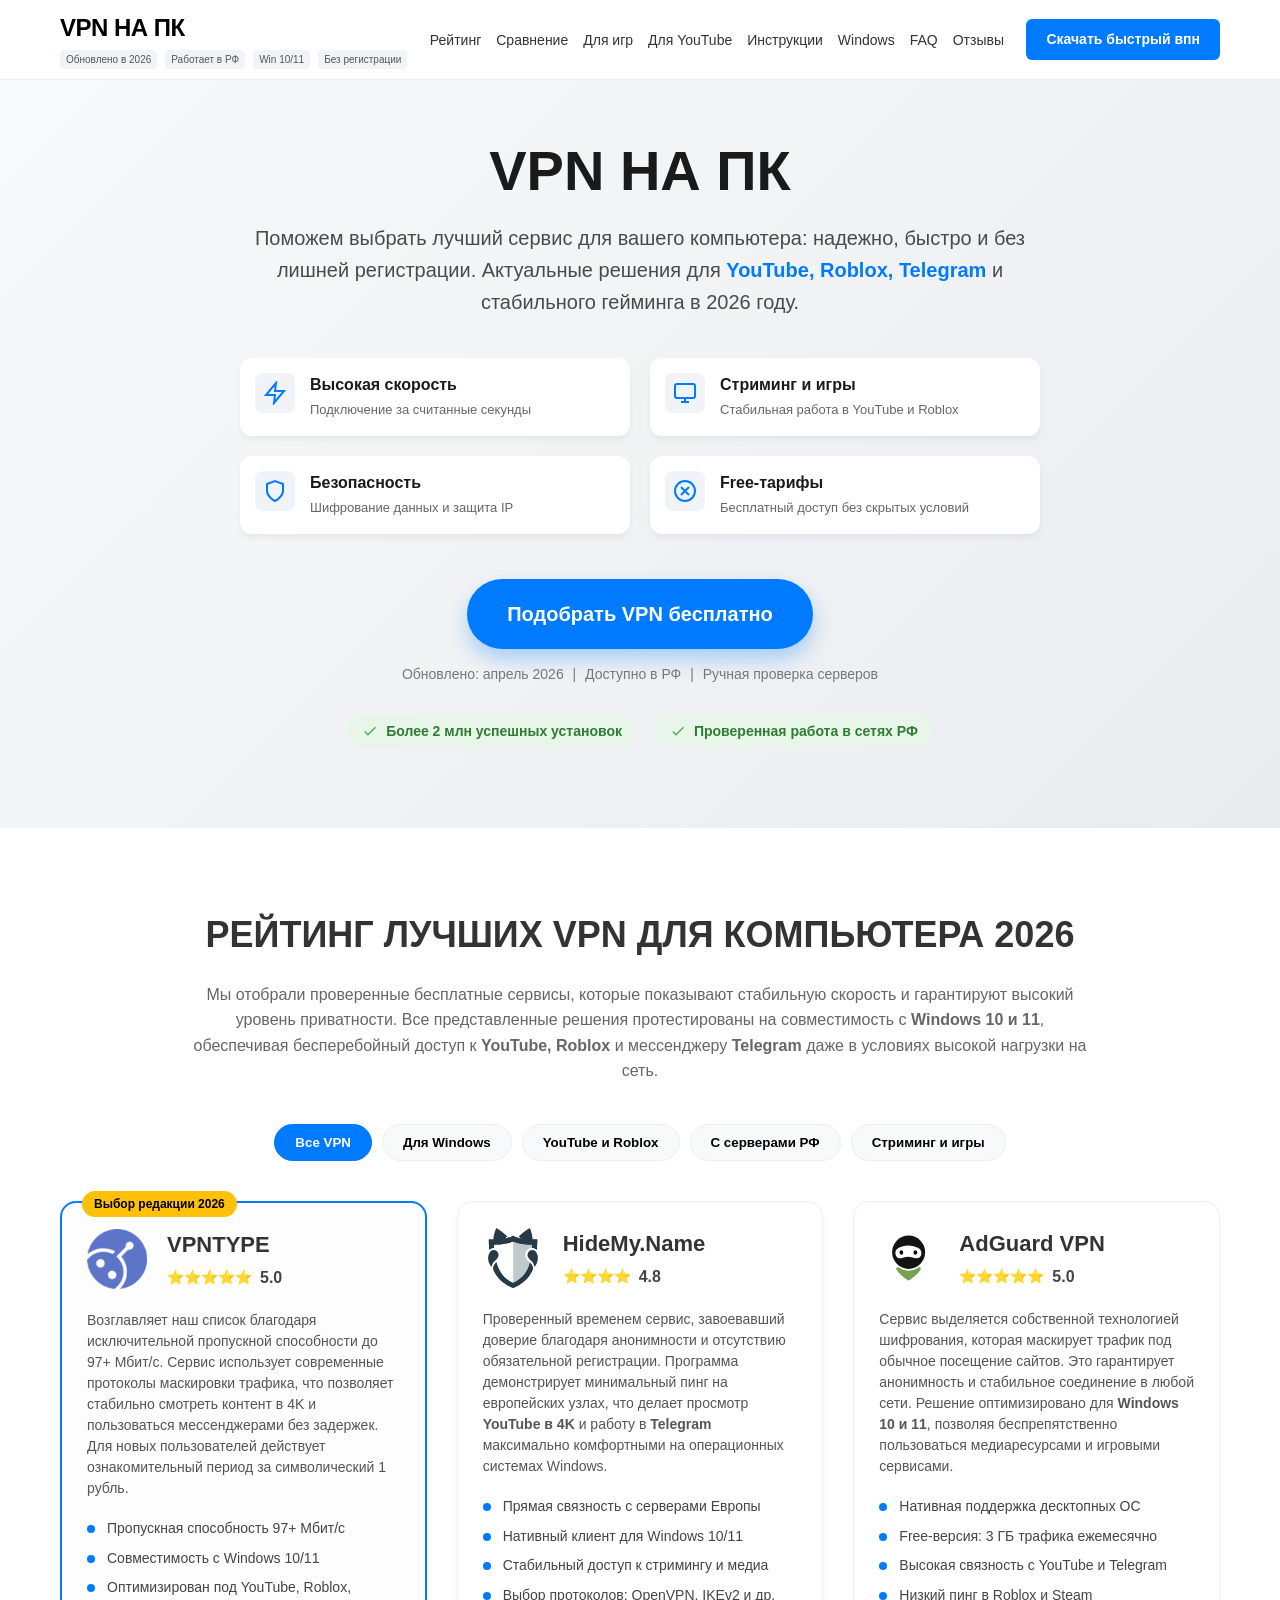
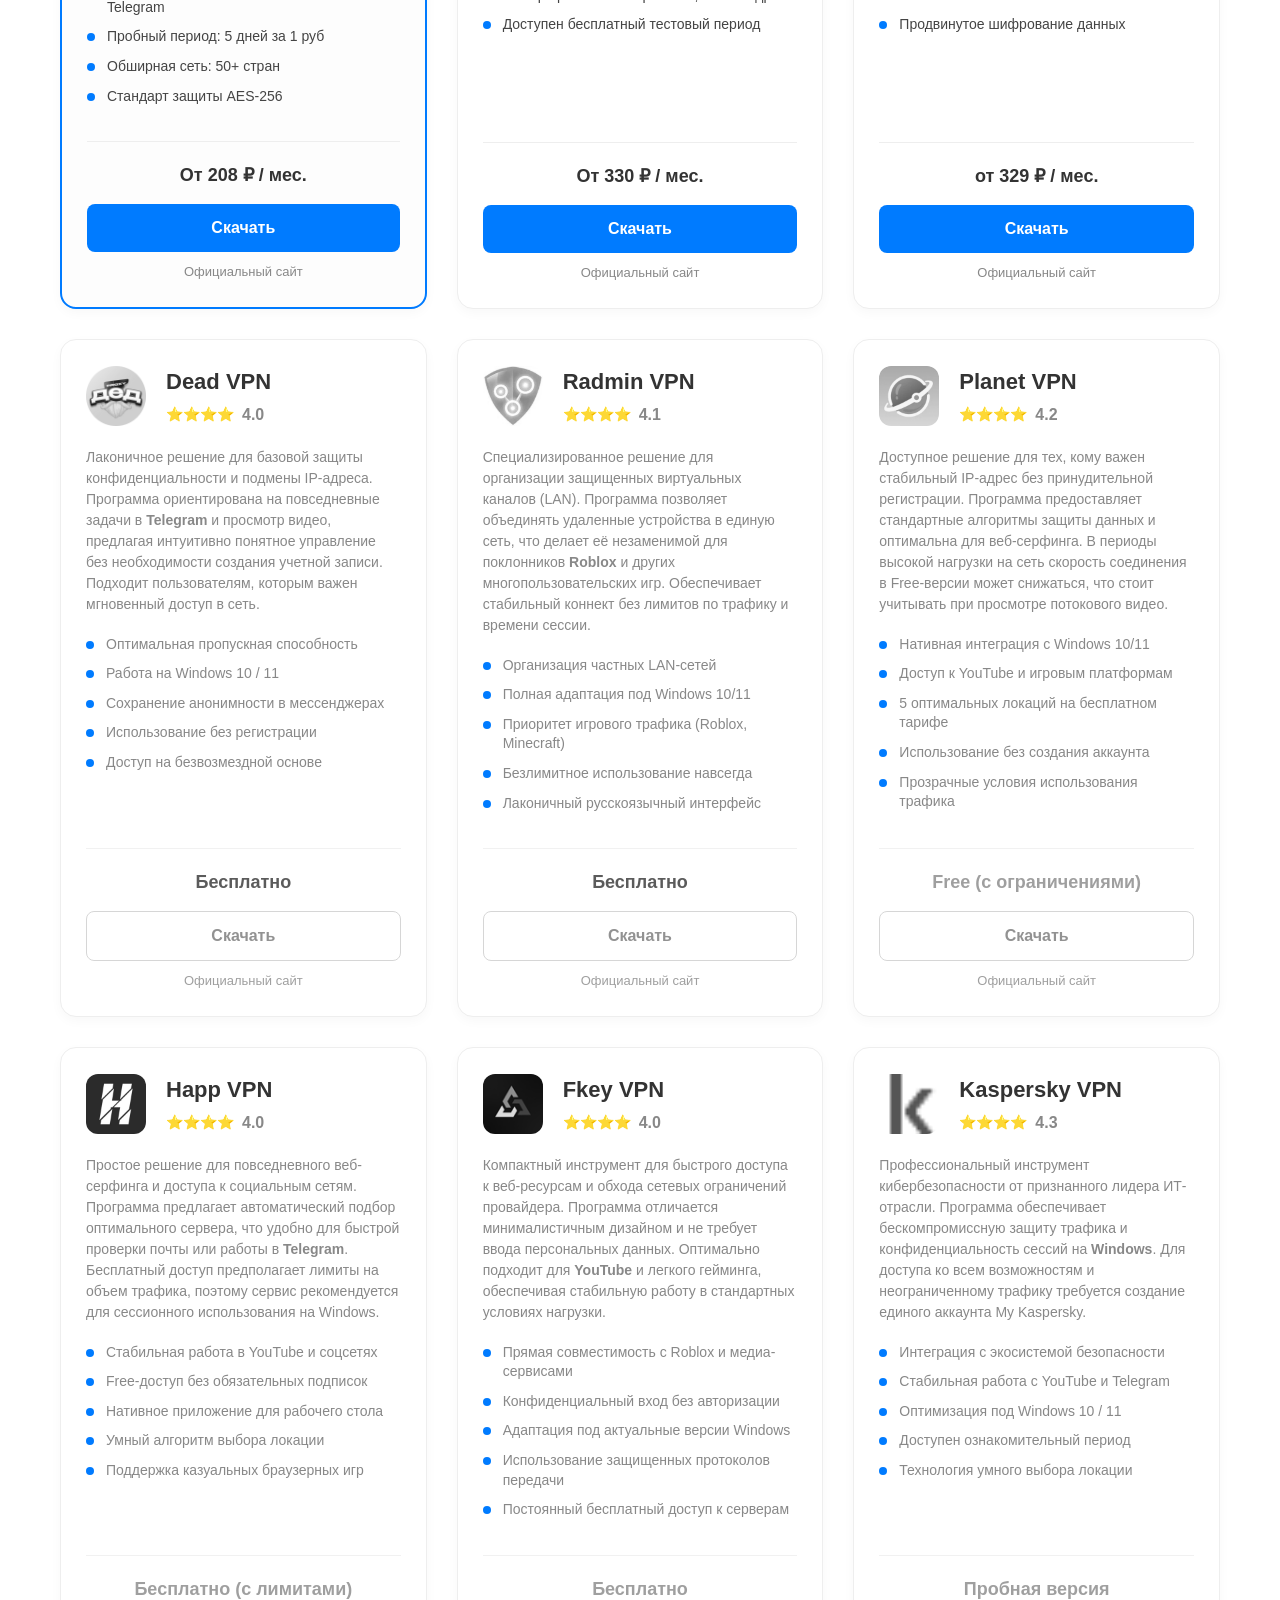
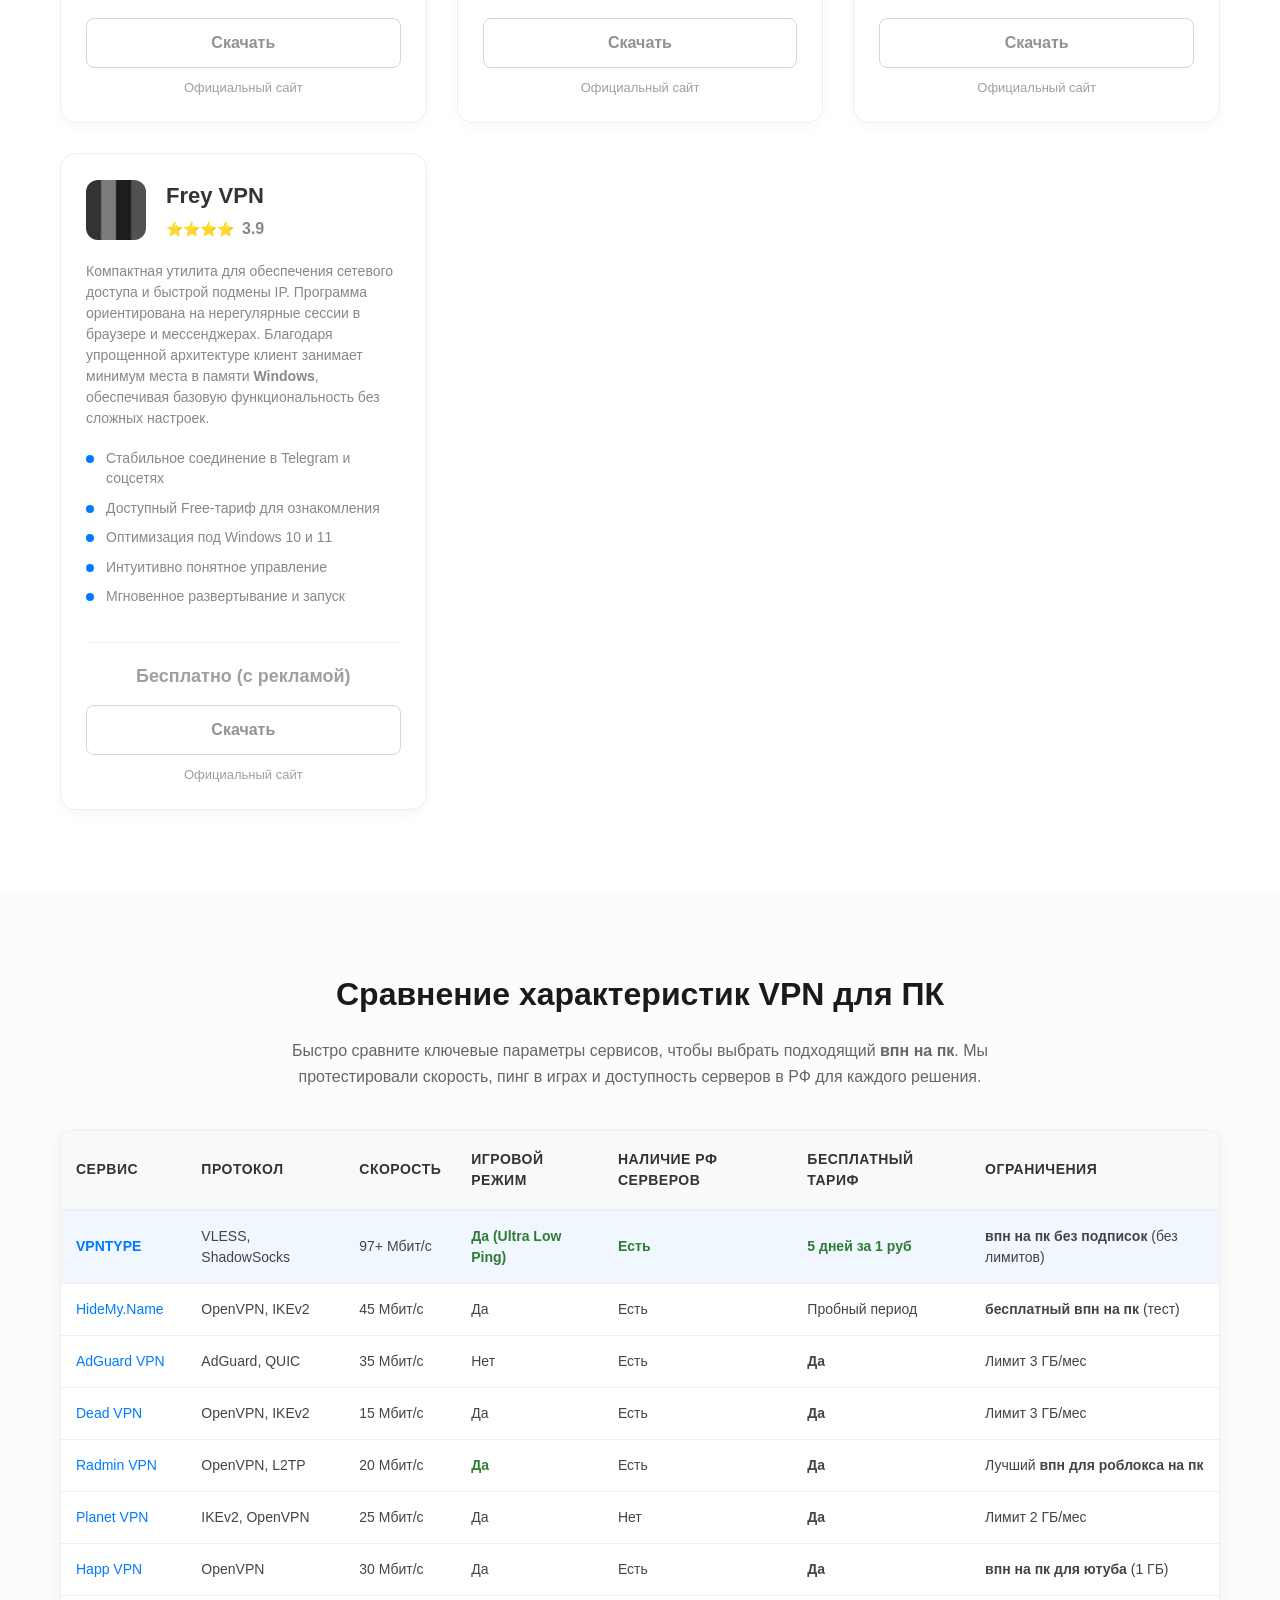
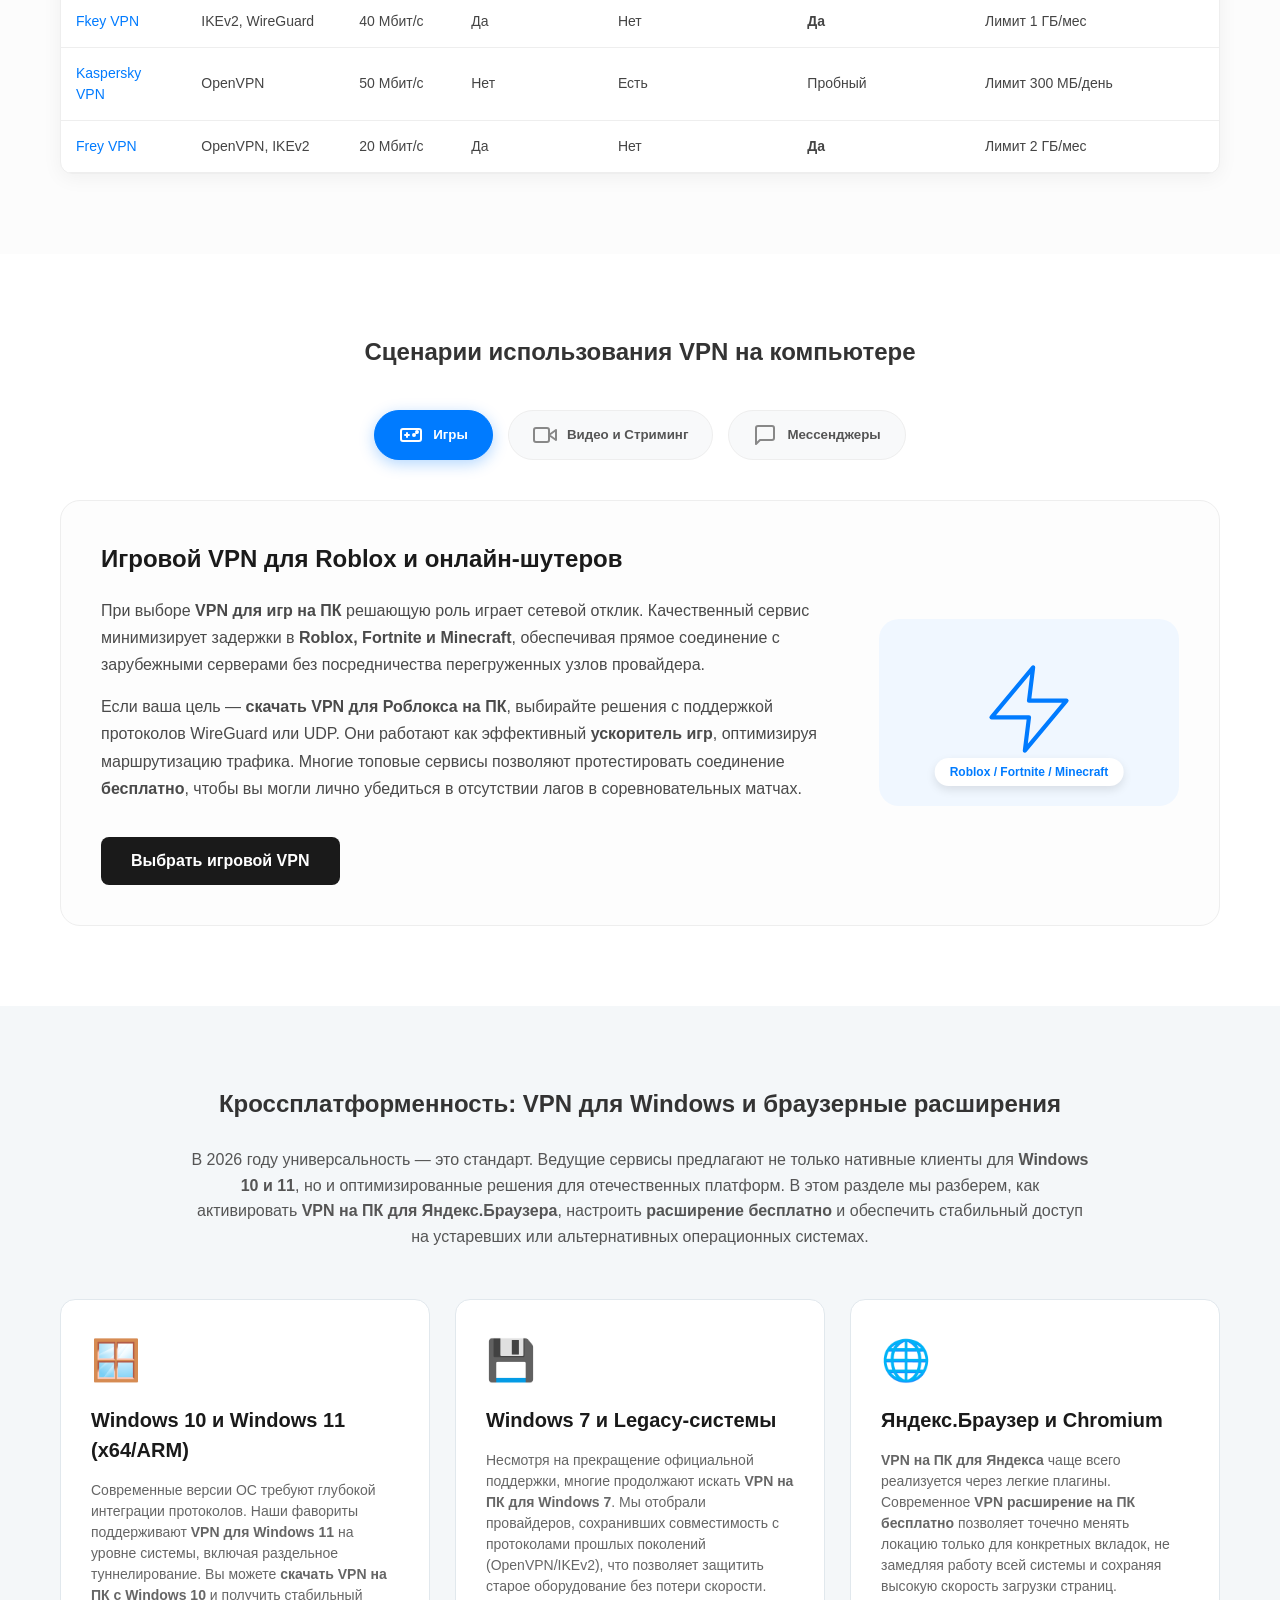
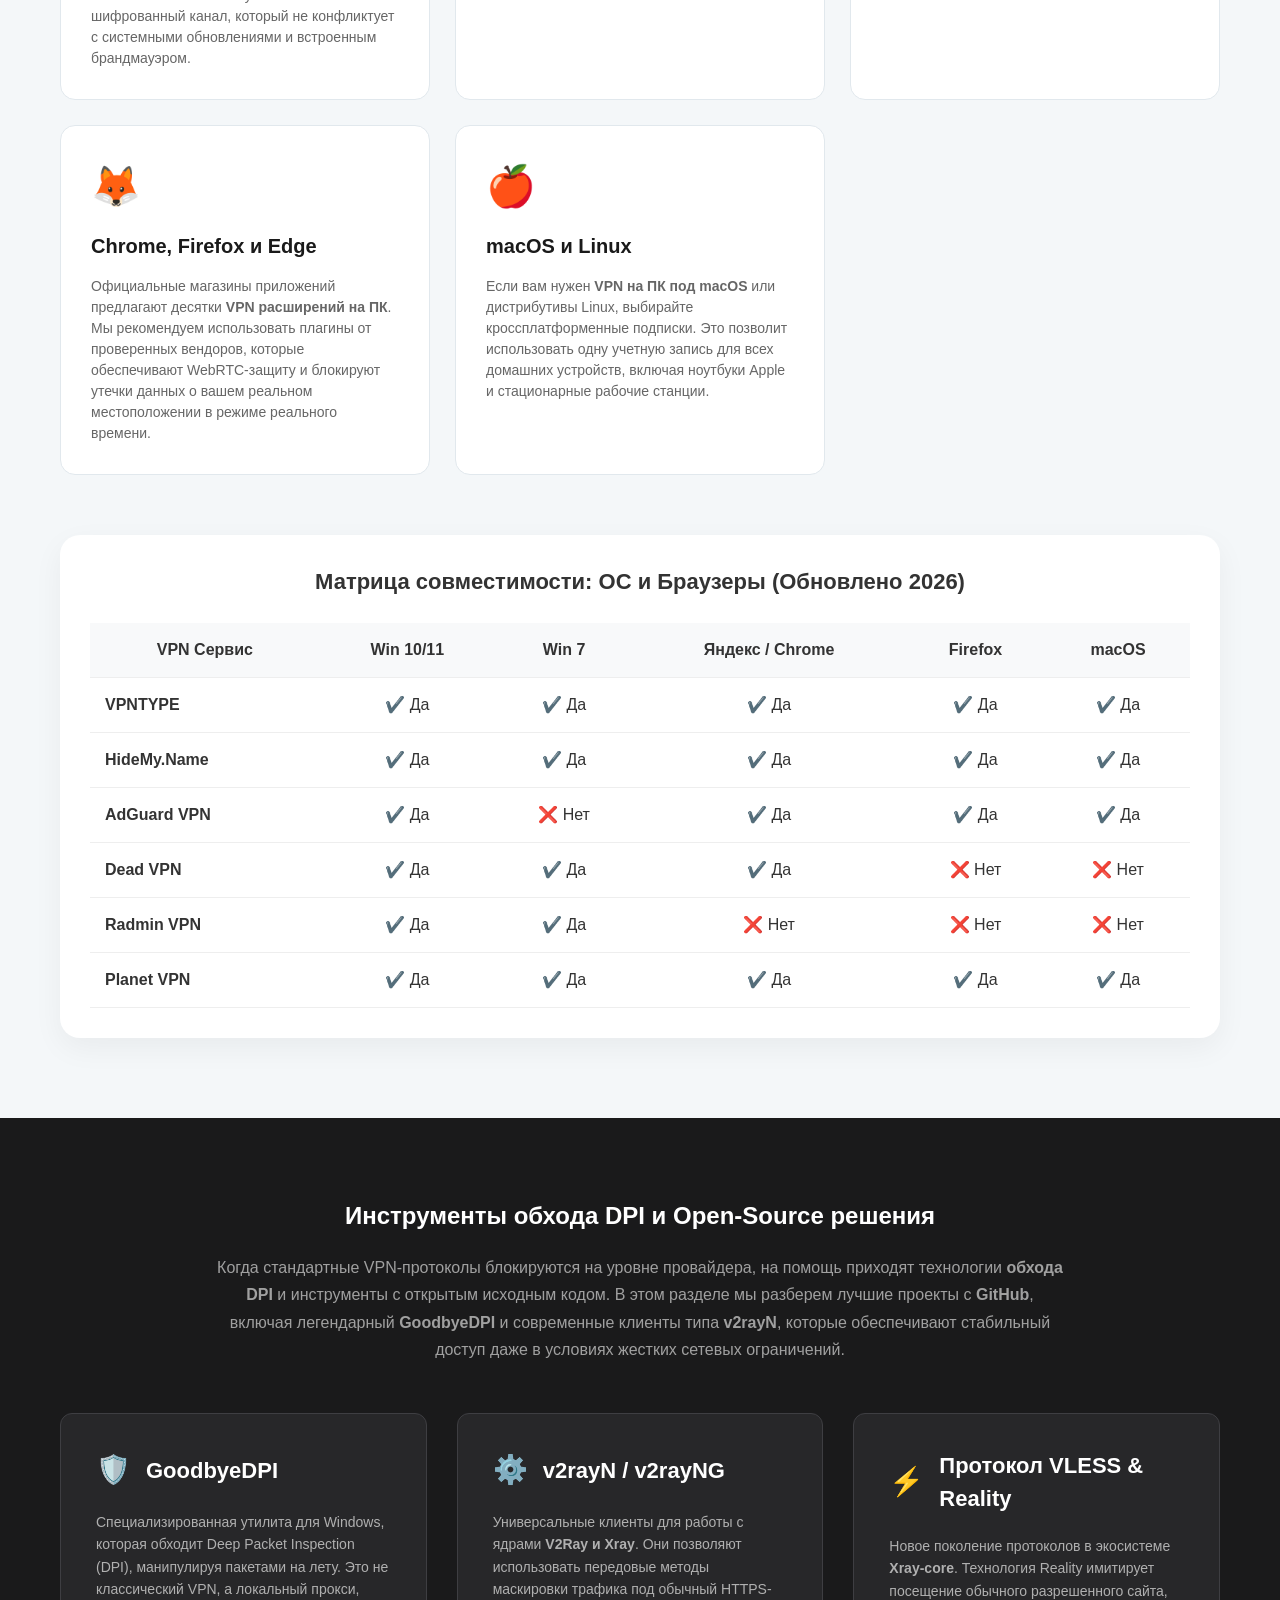
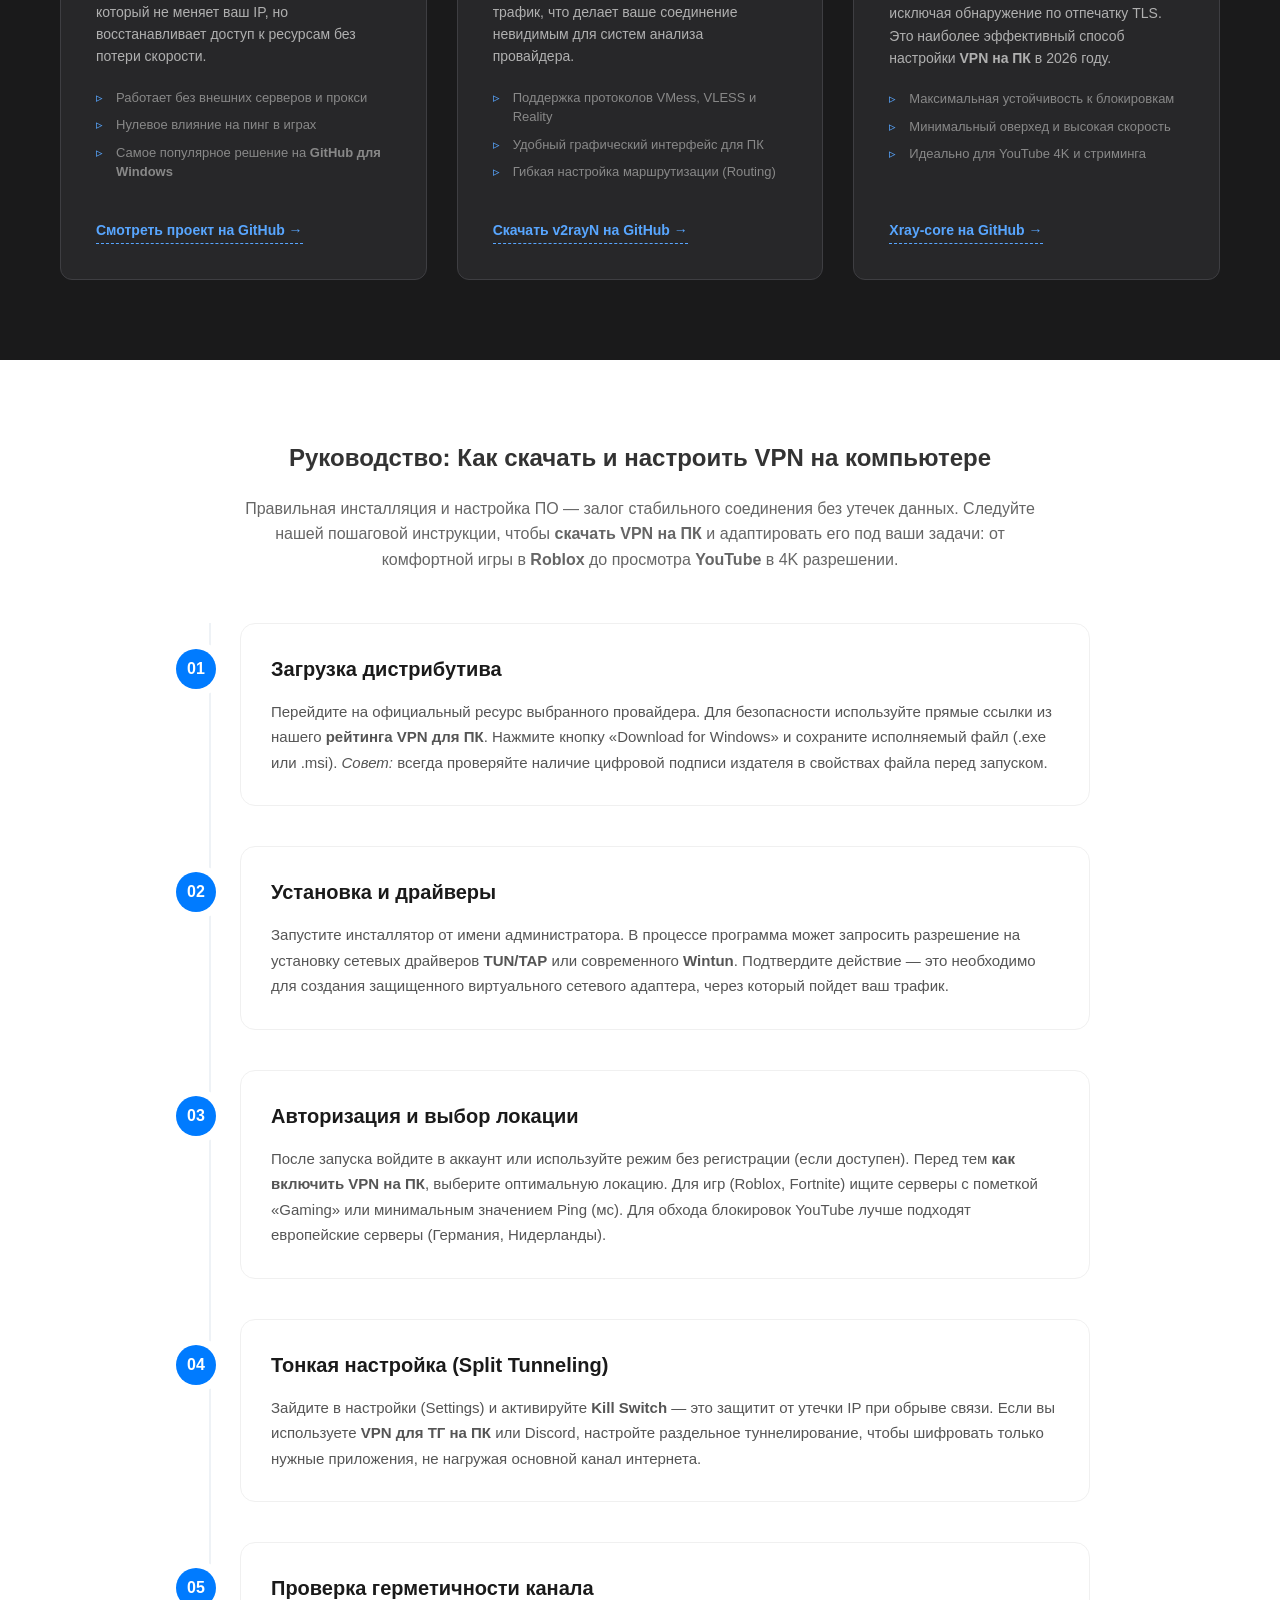
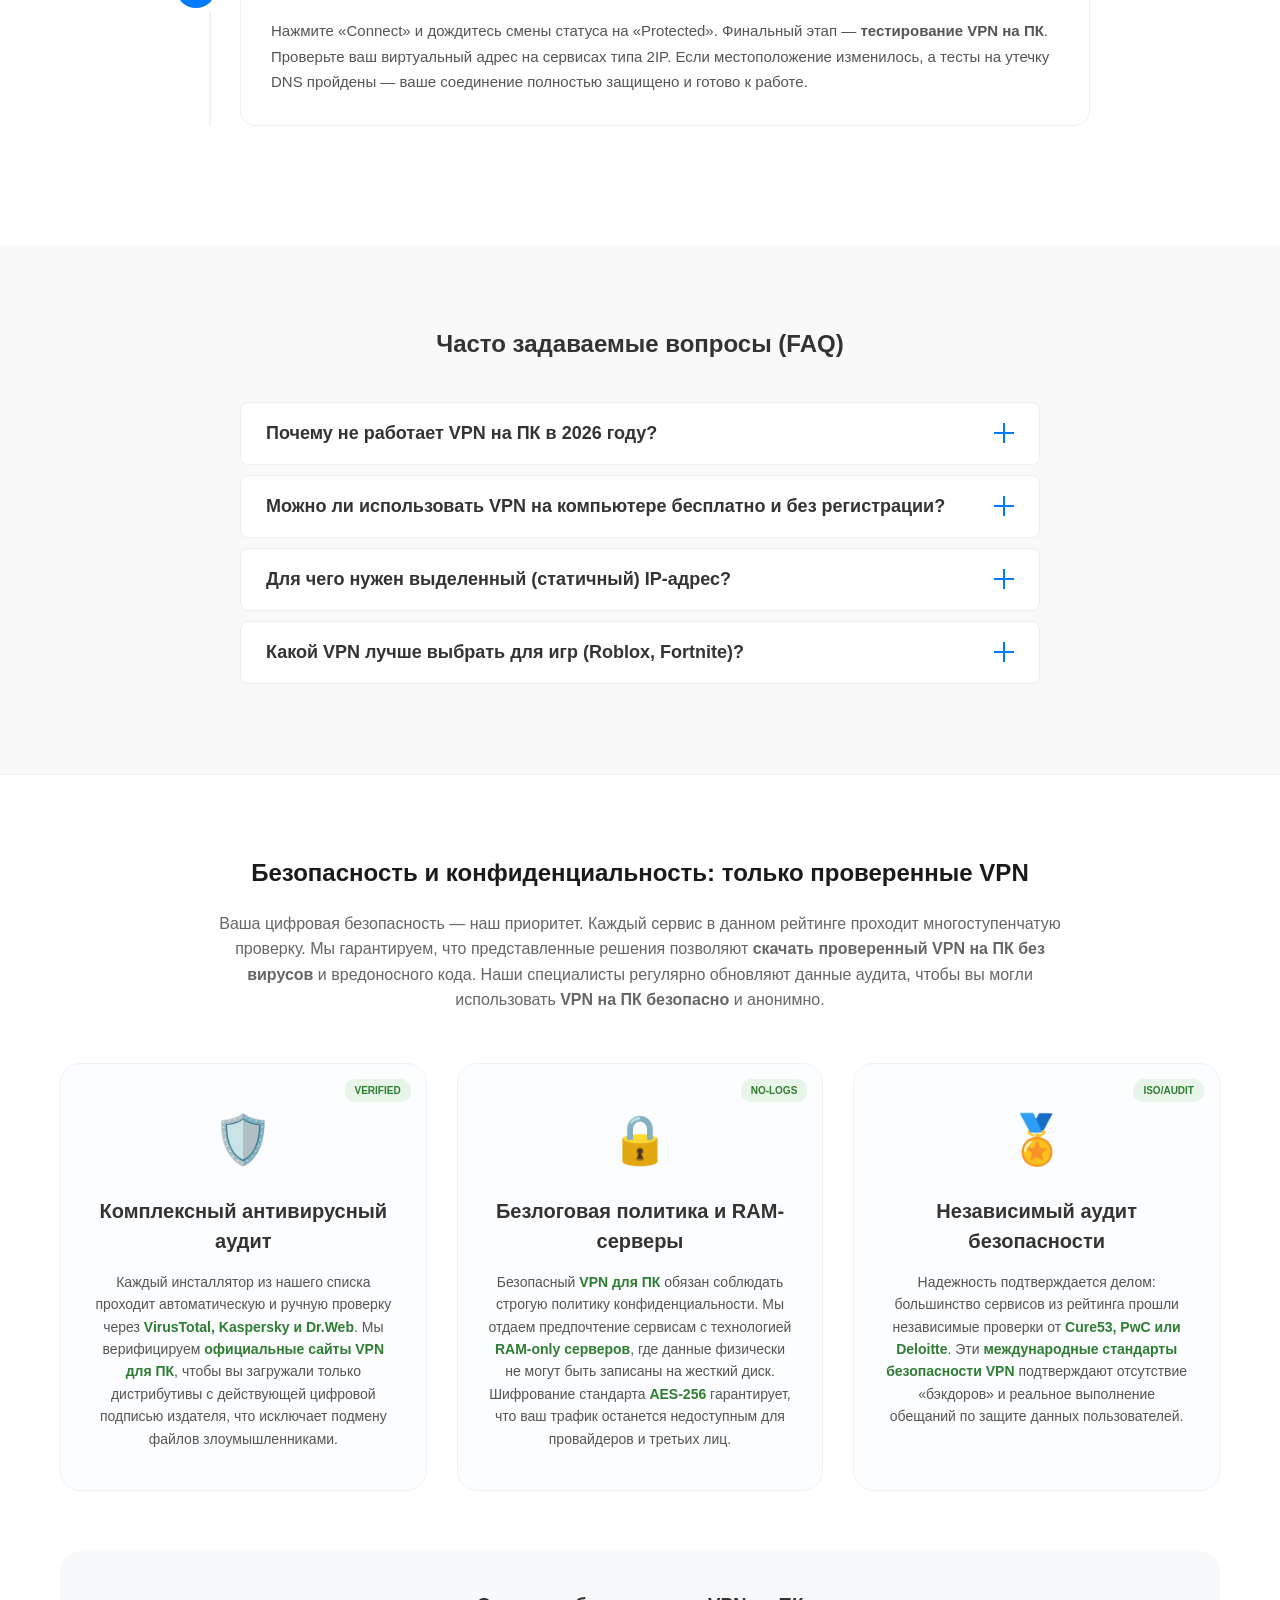
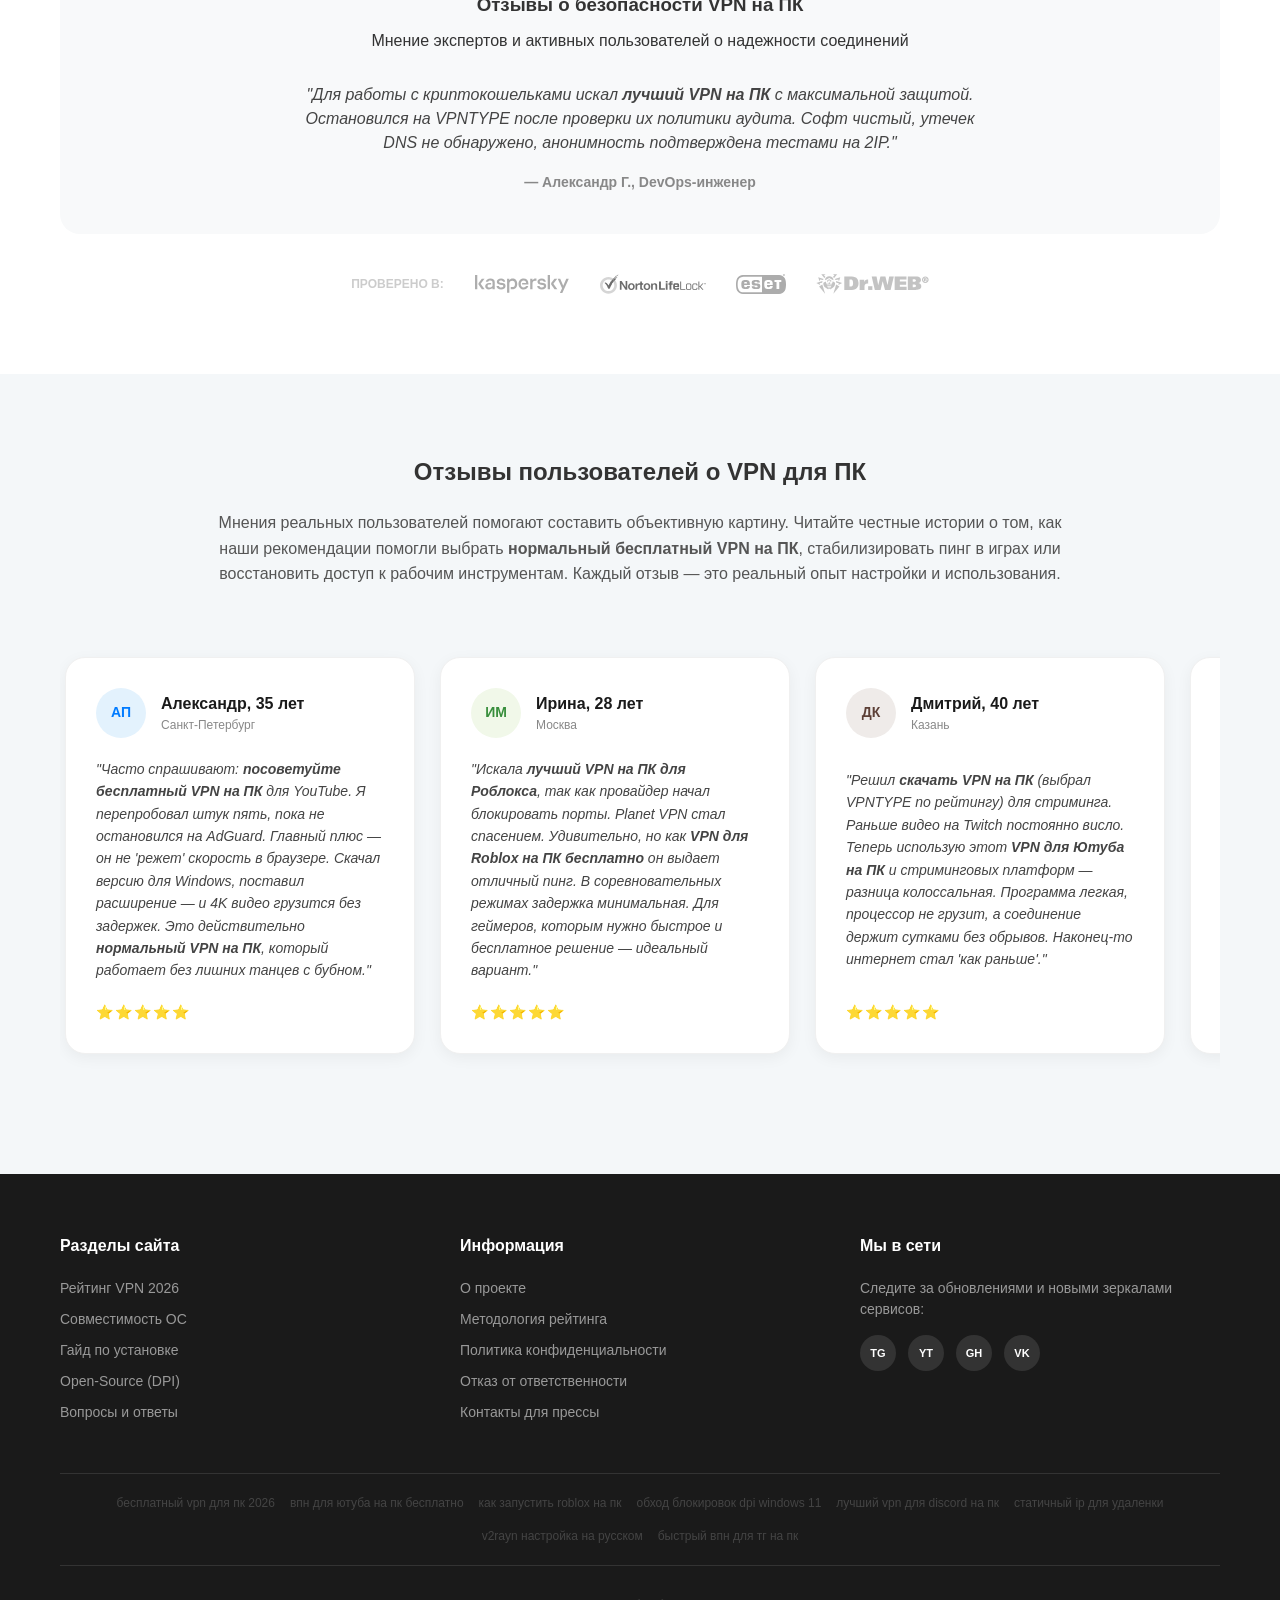
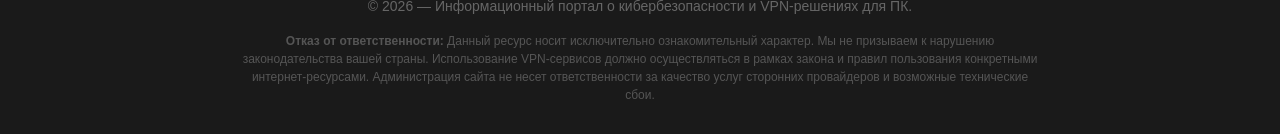
<file: index.html>
<!DOCTYPE html>
<html lang="ru">
<head>
    <meta charset="UTF-8">
    <meta name="viewport" content="width=device-width, initial-scale=1.0">
    <link rel="icon" type="image/svg+xml" href="favicon.svg">

<meta name="theme-color" content="#000000">
    <title>⚡VPN на ПК 2026: ТОП-10 бесплатных и рабочих сервисов в РФ</title>
    <meta name="description" content="Рабочий VPN на ПК бесплатно и без регистрации. ТОП-10 сервисов 2026 для YouTube, Roblox и Telegram. Инструкция по установке: скачай и пользуйся без блокировок!">
    <meta name="robots" content="index,follow,max-image-preview:large">
    <link rel="canonical" href="https://vpn-pc.github.io/">
    <!-- Yandex.Metrika counter -->
<script type="text/javascript">
    (function(m,e,t,r,i,k,a){
        m[i]=m[i]||function(){(m[i].a=m[i].a||[]).push(arguments)};
        m[i].l=1*new Date();
        for (var j = 0; j < document.scripts.length; j++) {if (document.scripts[j].src === r) { return; }}
        k=e.createElement(t),a=e.getElementsByTagName(t)[0],k.async=1,k.src=r,a.parentNode.insertBefore(k,a)
    })(window, document,'script','https://mc.yandex.ru/metrika/tag.js?id=108352627', 'ym');

    ym(108352627, 'init', {ssr:true, webvisor:true, clickmap:true, ecommerce:"dataLayer", referrer: document.referrer, url: location.href, accurateTrackBounce:true, trackLinks:true});
</script>
<noscript><div><img src="https://mc.yandex.ru/watch/108352627" style="position:absolute; left:-9999px;" alt="" /></div></noscript>
<!-- /Yandex.Metrika counter -->
    <meta property="og:type" content="website">
    <meta property="og:url" content="https://vpn-pc.github.io/">
    <meta property="og:title" content="Скачать лучший впн на пк бесплатно 2026 — Топ 10 рабочих VPN">
    <meta property="og:description" content="Рейтинг лучших бесплатных VPN для ПК в 2026 году. Работает для YouTube, Roblox и Telegram.">
    <meta property="og:image" content="https://vpn-pc.github.io/img/og-cover.webp">

    <meta property="twitter:card" content="summary_large_image">
    <meta property="twitter:url" content="https://vpn-pc.github.io/">
    <meta property="twitter:title" content="Скачать лучший впн на пк бесплатно 2026 — Топ 10 рабочих VPN">
    <meta property="twitter:description" content="Рейтинг лучших бесплатных VPN для ПК в 2026 году. Работает для YouTube, Roblox и Telegram.">
    <meta property="twitter:image" content="https://vpn-pc.github.io/img/og-cover.webp">

    <link rel="icon" href="favicon.ico" type="image/x-icon">
    <link rel="apple-touch-icon" href="apple-touch-icon.png">

    <link rel="stylesheet" href="style.css">
    
    <link rel="preload" href="style.css" as="style">
    <link rel="preload" href="script.js" as="script">

    <script type="application/ld+json">
    {
      "@context": "https://schema.org",
      "@graph": [
        {
          "@type": "WebPage",
          "@id": "https://vpn-pc.github.io/#webpage",
          "url": "https://vpn-pc.github.io/",
          "name": "Скачать лучший впн на пк бесплатно 2026 — Топ 10 рабочих VPN сервисов",
          "description": "Ищете рабочий впн на пк бесплатно и без регистрации? В нашем рейтинге собраны лучшие сервисы для ютуба, роблокса и телеграмма.",
          "inLanguage": "ru-RU"
        },
        {
          "@type": "BreadcrumbList",
          "@id": "https://vpn-pc.github.io/#breadcrumb",
          "itemListElement": [{
            "@type": "ListItem",
            "position": 1,
            "name": "Главная",
            "item": "https://vpn-pc.github.io/"
          },{
            "@type": "ListItem",
            "position": 2,
            "name": "VPN",
            "item": "https://vpn-pc.github.io/"
          },{
            "@type": "ListItem",
            "position": 3,
            "name": "VPN на ПК"
          }]
        },
        {
          "@type": "ItemList",
          "name": "Рейтинг VPN на ПК 2026",
          "itemListElement": [
            {
              "@type": "ListItem",
              "position": 1,
              "name": "VPNTYPE",
              "url": "https://vpntypebot.tech?fid=5092602"
            }
          ]
        },
        {
          "@type": "SoftwareApplication",
          "name": "VPNTYPE",
          "operatingSystem": "Windows, macOS, Linux",
          "applicationCategory": "UtilitiesApplication",
          "downloadUrl": "https://vpntypebot.tech?fid=5092602",
          "softwareVersion": "2026",
          "aggregateRating": {
            "@type": "AggregateRating",
            "ratingValue": "4.9",
            "reviewCount": "1250"
          },
          "offers": {
            "@type": "Offer",
            "price": "1.00",
            "priceCurrency": "RUB"
          }
        },
        {
          "@type": "FAQPage",
          "mainEntity": [{
            "@type": "Question",
            "name": "Какой лучший впн на пк в 2026 году?",
            "acceptedAnswer": {
              "@type": "Answer",
              "text": "Согласно нашему рейтингу, лидером является VPNTYPE благодаря высокой скорости 97+ MB/c и поддержке протоколов Vless и WireGuard."
            }
          }]
        }
      ]
    }
    </script>
    <script type="application/ld+json">
{
  "@context": "https://schema.org",
  "@type": "FAQPage",
  "mainEntity": [{
    "@type": "Question",
    "name": "Почему не работает VPN на ПК в 2026 году?",
    "acceptedAnswer": {
      "@type": "Answer",
      "text": "Проблемы часто связаны с блокировками DPI. Рекомендуется сменить протокол на VLESS или Reality, обновить клиент до последней версии или проверить настройки брандмауэра Windows."
    }
  }, {
    "@type": "Question",
    "name": "Можно ли использовать VPN на компьютере бесплатно?",
    "acceptedAnswer": {
      "@type": "Answer",
      "text": "Да, существуют сервисы с бесплатными тарифами, такие как Proton VPN (безлимитный трафик) или Planet VPN (без регистрации). Также можно использовать open-source решения вроде GoodbyeDPI."
    }
  }, {
    "@type": "Question",
    "name": "Для чего нужен статичный IP-адрес?",
    "acceptedAnswer": {
      "@type": "Answer",
      "text": "Статичный IP необходим для стабильной работы с онлайн-банками, криптобиржами и корпоративными сетями, где важна авторизация по постоянному адресу."
    }
  }]
}
</script>
</head>
<body>
    <header class="header">
    <div class="container header__container">
        <div class="header__left">
            <a href="/" class="logo"><span>VPN НА ПК</span></a>
            
            <div class="header__trust-badges">
                <span class="badge"><i class="icon-calendar"></i> Обновлено в 2026</span>
                <span class="badge"><i class="icon-check"></i> Работает в РФ</span>
                <span class="badge"><i class="icon-win"></i> Win 10/11</span>
                <span class="badge"><i class="icon-user"></i> Без регистрации</span>
            </div>
        </div>

        <nav class="nav" id="main-nav">
            <ul class="nav__list">
                <li><a href="#rating" class="nav__link">Рейтинг</a></li>
                <li><a href="#comparison" class="nav__link">Сравнение</a></li>
                <li><a href="#games" class="nav__link">Для игр</a></li>
                <li><a href="#use-cases" class="nav__link">Для YouTube</a></li>
                <li><a href="#how-to" class="nav__link">Инструкции</a></li>
                <li><a href="#compatibility" class="nav__link">Windows</a></li>
                <li><a href="#faq" class="nav__link">FAQ</a></li>
                <li><a href="#reviews" class="nav__link">Отзывы</a></li>
            </ul>
        </nav>

        <div class="header__actions">
            <a href="#rating" class="btn-download" title="быстрый бесплатный впн на пк">
                Скачать быстрый впн
            </a>
            
            <button class="burger" id="burger-menu" aria-label="Открыть меню">
                <span></span><span></span><span></span>
            </button>
        </div>
    </div>
</header>
<section class="hero" id="home">
    <div class="container hero__container">
        <div class="hero__content">
            <h1 class="hero__title">VPN на ПК</h1>
            <p class="hero__subtitle">
                Поможем выбрать лучший сервис для вашего компьютера: надежно, быстро и без лишней регистрации. 
                Актуальные решения для <strong>YouTube, Roblox, Telegram</strong> и стабильного гейминга в 2026 году.
            </p>

            <ul class="hero__features">
                <li class="feature-item">
                    <div class="feature-icon">
                        <svg width="24" height="24" viewBox="0 0 24 24" fill="none" stroke="currentColor" stroke-width="2"><path d="M13 2L3 14h9l-1 8 10-12h-9l1-8z"/></svg>
                    </div>
                    <div class="feature-text">
                        <strong>Высокая скорость</strong>
                        <span>Подключение за считанные секунды</span>
                    </div>
                </li>
                <li class="feature-item">
                    <div class="feature-icon">
                        <svg width="24" height="24" viewBox="0 0 24 24" fill="none" stroke="currentColor" stroke-width="2"><rect x="2" y="3" width="20" height="14" rx="2" ry="2"></rect><line x1="8" y1="21" x2="16" y2="21"></line><line x1="12" y1="17" x2="12" y2="21"></line></svg>
                    </div>
                    <div class="feature-text">
                        <strong>Стриминг и игры</strong>
                        <span>Стабильная работа в YouTube и Roblox</span>
                    </div>
                </li>
                <li class="feature-item">
                    <div class="feature-icon">
                        <svg width="24" height="24" viewBox="0 0 24 24" fill="none" stroke="currentColor" stroke-width="2"><path d="M12 22s8-4 8-10V5l-8-3-8 3v7c0 6 8 10 8 10z"></path></svg>
                    </div>
                    <div class="feature-text">
                        <strong>Безопасность</strong>
                        <span>Шифрование данных и защита IP</span>
                    </div>
                </li>
                <li class="feature-item">
                    <div class="feature-icon">
                        <svg width="24" height="24" viewBox="0 0 24 24" fill="none" stroke="currentColor" stroke-width="2"><circle cx="12" cy="12" r="10"></circle><path d="M16 8l-8 8M8 8l8 8"></path></svg>
                    </div>
                    <div class="feature-text">
                        <strong>Free-тарифы</strong>
                        <span>Бесплатный доступ без скрытых условий</span>
                    </div>
                </li>
            </ul>

            <div class="hero__cta">
                <a href="#rating" class="btn-main">Подобрать VPN бесплатно</a>
                <p class="hero__cta-note">
                    <span>Обновлено: апрель 2026</span> | 
                    <span>Доступно в РФ</span> | 
                    <span>Ручная проверка серверов</span>
                </p>
            </div>

            <div class="hero__social-proof">
                <div class="proof-badge">
                    <svg width="16" height="16" viewBox="0 0 24 24" fill="#4caf50"><path d="M9 16.17L4.83 12l-1.42 1.41L9 19 21 7l-1.41-1.41z"></path></svg>
                    Более 2 млн успешных установок
                </div>
                <div class="proof-badge">
                    <svg width="16" height="16" viewBox="0 0 24 24" fill="#4caf50"><path d="M9 16.17L4.83 12l-1.42 1.41L9 19 21 7l-1.41-1.41z"></path></svg>
                    Проверенная работа в сетях РФ
                </div>
            </div>
        </div>
    </div>
</section>

<section class="rating" id="rating">
    <div class="container">
        <h2 class="rating__title">Рейтинг лучших VPN для компьютера 2026</h2>
<p class="rating__intro">
    Мы отобрали проверенные бесплатные сервисы, которые показывают стабильную скорость и гарантируют высокий уровень приватности. 
    Все представленные решения протестированы на совместимость с <strong>Windows 10 и 11</strong>, обеспечивая бесперебойный доступ к 
    <strong>YouTube, Roblox</strong> и мессенджеру <strong>Telegram</strong> даже в условиях высокой нагрузки на сеть.
</p>

        <div class="rating__tabs">
            <button class="tab-btn active" data-filter="all">Все VPN</button>
            <button class="tab-btn" data-filter="windows">Для Windows</button>
            <button class="tab-btn" data-filter="games">YouTube и Roblox</button>
            <button class="tab-btn" data-filter="russia">С серверами РФ</button>
            <button class="tab-btn" data-filter="streaming">Стриминг и игры</button>
        </div>

        <div class="rating__grid" itemscope itemtype="https://schema.org/ItemList">
            
            <article class="vpn-card vpn-card--leader" data-category="windows games russia streaming" itemprop="itemListElement" itemscope itemtype="https://schema.org/SoftwareApplication">
    <meta itemprop="position" content="1">
    <div class="vpn-card__badge">Выбор редакции 2026</div>
    <div class="vpn-card__main">
        <div class="vpn-card__header">
            <div class="vpn-card__logo-wrapper">
                <img src="vpntype.png" alt="VPNTYPE" class="vpn-card__logo" itemprop="image">
            </div>
            <div class="vpn-card__info">
                <h3 class="vpn-card__name" itemprop="name">VPNTYPE</h3>
                <div class="vpn-card__rating" onclick="location.href='#reviews'">
                    <span class="stars">⭐⭐⭐⭐⭐</span>
                    <span class="rating-value">5.0</span>
                </div>
            </div>
        </div>

        <p class="vpn-card__description" itemprop="description">
            Возглавляет наш список благодаря исключительной пропускной способности до 97+ Мбит/с. 
            Сервис использует современные протоколы маскировки трафика, что позволяет стабильно смотреть контент в 4K и 
            пользоваться мессенджерами без задержек. Для новых пользователей действует ознакомительный период за символический 1 рубль.
        </p>

        <ul class="vpn-card__features">
            <li><i class="icon-speed"></i> Пропускная способность 97+ Мбит/с</li>
            <li><i class="icon-win"></i> Совместимость с Windows 10/11</li>
            <li><i class="icon-play"></i> Оптимизирован под YouTube, Roblox, Telegram</li>
            <li><i class="icon-gift"></i> Пробный период: 5 дней за 1 руб</li>
            <li><i class="icon-server"></i> Обширная сеть: 50+ стран</li>
            <li><i class="icon-lock"></i> Стандарт защиты AES-256</li>
        </ul>
    </div>

    <div class="vpn-card__actions">
        <div class="vpn-card__price">От 208 ₽ / мес.</div>
        <a href="go.html?to=https://vpntypebot.tech?fid=5092602" class="btn-download-card" title="скачать быстрый впн на пк" itemprop="downloadUrl">Скачать</a>
        <a href="go.html?to=https://vpntypebot.tech?fid=5092602" class="btn-site-link">Официальный сайт</a>
    </div>
</article>
            <article class="vpn-card" data-category="windows games streaming" itemprop="itemListElement" itemscope itemtype="https://schema.org/SoftwareApplication">
    <meta itemprop="position" content="3">
    <div class="vpn-card__main">
        <div class="vpn-card__header">
            <div class="vpn-card__logo-wrapper">
                <img src="hidemyname.svg" alt="HideMy.Name" class="vpn-card__logo" itemprop="image">
            </div>
            <div class="vpn-card__info">
                <h3 class="vpn-card__name" itemprop="name">HideMy.Name</h3>
                <div class="vpn-card__rating" onclick="location.href='#reviews'">
                    <span class="stars">⭐⭐⭐⭐</span>
                    <span class="rating-value">4.8</span>
                </div>
            </div>
        </div>

        <p class="vpn-card__description" itemprop="description">
            Проверенный временем сервис, завоевавший доверие благодаря анонимности и отсутствию обязательной регистрации. 
            Программа демонстрирует минимальный пинг на европейских узлах, что делает просмотр <strong>YouTube в 4K</strong> 
            и работу в <strong>Telegram</strong> максимально комфортными на операционных системах Windows.
        </p>

        <ul class="vpn-card__features">
            <li><i class="icon-server"></i> Прямая связность с серверами Европы</li>
            <li><i class="icon-win"></i> Нативный клиент для Windows 10/11</li>
            <li><i class="icon-play"></i> Стабильный доступ к стримингу и медиа</li>
            <li><i class="icon-settings"></i> Выбор протоколов: OpenVPN, IKEv2 и др.</li>
            <li><i class="icon-check"></i> Доступен бесплатный тестовый период</li>
        </ul>
    </div>

    <div class="vpn-card__actions">
        <div class="vpn-card__price">От 330 ₽ / мес.</div>
        <a href="go.html?to=https://vk.cc/cUxOxl" class="btn-download-card" title="скачать надежный впн для компьютера" itemprop="downloadUrl" target="_blank" rel="nofollow">Скачать</a>
        <a href="go.html?to=https://vk.cc/cUxOxl" class="btn-site-link" target="_blank" rel="nofollow">Официальный сайт</a>
    </div>
</article>
<article class="vpn-card" data-category="windows games streaming" itemprop="itemListElement" itemscope itemtype="https://schema.org/SoftwareApplication">
    <meta itemprop="position" content="5">
    <div class="vpn-card__main">
        <div class="vpn-card__header">
            <div class="vpn-card__logo-wrapper">
                <img src="adguard.svg" alt="AdGuard VPN" class="vpn-card__logo" itemprop="image">
            </div>
            <div class="vpn-card__info">
                <h3 class="vpn-card__name" itemprop="name">AdGuard VPN</h3>
                <div class="vpn-card__rating" onclick="location.href='#reviews'">
                    <span class="stars">⭐⭐⭐⭐⭐</span>
                    <span class="rating-value">5.0</span>
                </div>
            </div>
        </div>

        <p class="vpn-card__description" itemprop="description">
            Сервис выделяется собственной технологией шифрования, которая маскирует трафик под обычное посещение сайтов. 
            Это гарантирует анонимность и стабильное соединение в любой сети. Решение оптимизировано для 
            <strong>Windows 10 и 11</strong>, позволяя беспрепятственно пользоваться медиаресурсами и игровыми сервисами.
        </p>

        <ul class="vpn-card__features">
            <li><i class="icon-win"></i> Нативная поддержка десктопных ОС</li>
            <li><i class="icon-free"></i> Free-версия: 3 ГБ трафика ежемесячно</li>
            <li><i class="icon-play"></i> Высокая связность с YouTube и Telegram</li>
            <li><i class="icon-game"></i> Низкий пинг в Roblox и Steam</li>
            <li><i class="icon-lock"></i> Продвинутое шифрование данных</li>
        </ul>
    </div>

    <div class="vpn-card__actions">
        <div class="vpn-card__price">от 329 ₽ / мес.</div>
        <a href="go.html?to=https://vk.cc/cUxOkm" class="btn-download-card" title="скачать безопасный впн на компьютер" itemprop="downloadUrl" target="_blank" rel="nofollow">Скачать</a>
        <a href="go.html?to=https://vk.cc/cUxOkm" class="btn-site-link" target="_blank" rel="nofollow">Официальный сайт</a>
    </div>
</article>

<article class="vpn-card" data-category="windows games russia" itemprop="itemListElement" itemscope itemtype="https://schema.org/SoftwareApplication">
    <meta itemprop="position" content="6">
    <div class="vpn-card__main">
        <div class="vpn-card__header">
            <div class="vpn-card__logo-wrapper">
                <img src="dead-vpn.webp" alt="Dead VPN" class="vpn-card__logo" itemprop="image" style="filter: grayscale(1);">
            </div>
            <div class="vpn-card__info">
                <h3 class="vpn-card__name" itemprop="name">Dead VPN</h3>
                <div class="vpn-card__rating">
                    <span class="stars" style="color: #bdc3c7;">⭐⭐⭐⭐</span>
                    <span class="rating-value" style="color: #888;">4.0</span>
                </div>
            </div>
        </div>

        <p class="vpn-card__description" itemprop="description" style="color: #888;">
            Лаконичное решение для базовой защиты конфиденциальности и подмены IP-адреса. Программа ориентирована на 
            повседневные задачи в <strong>Telegram</strong> и просмотр видео, предлагая интуитивно понятное управление 
            без необходимости создания учетной записи. Подходит пользователям, которым важен мгновенный доступ в сеть.
        </p>

        <ul class="vpn-card__features">
            <li style="color: #888;"><i class="icon-bolt"></i> Оптимальная пропускная способность</li>
            <li style="color: #888;"><i class="icon-win"></i> Работа на Windows 10 / 11</li>
            <li style="color: #888;"><i class="icon-eye"></i> Сохранение анонимности в мессенджерах</li>
            <li style="color: #888;"><i class="icon-user-x"></i> Использование без регистрации</li>
            <li style="color: #888;"><i class="icon-check"></i> Доступ на безвозмездной основе</li>
        </ul>
    </div>

    <div class="vpn-card__actions" style="opacity: 0.8;">
        <div class="vpn-card__price" itemprop="offers" itemscope itemtype="https://schema.org/Offer">
            <span itemprop="price" content="0">Бесплатно</span>
            <meta itemprop="priceCurrency" content="RUB">
        </div>
        <a href="go.html?to=https://deadvpn.com" class="btn-download-card btn-download-card--secondary" title="скачать впн для компьютера бесплатно" itemprop="downloadUrl" target="_blank" rel="nofollow">Скачать</a>
        <a href="go.html?to=https://deadvpn.com" class="btn-site-link" target="_blank" rel="nofollow">Официальный сайт</a>
    </div>
</article>
<article class="vpn-card" data-category="windows games russia" itemprop="itemListElement" itemscope itemtype="https://schema.org/SoftwareApplication">
    <meta itemprop="position" content="7">
    <div class="vpn-card__main">
        <div class="vpn-card__header">
            <div class="vpn-card__logo-wrapper">
                <img src="Radmin.webp" alt="Radmin VPN" class="vpn-card__logo" itemprop="image" style="filter: grayscale(1);">
            </div>
            <div class="vpn-card__info">
                <h3 class="vpn-card__name" itemprop="name">Radmin VPN</h3>
                <div class="vpn-card__rating">
                    <span class="stars" style="color: #bdc3c7;">⭐⭐⭐⭐</span>
                    <span class="rating-value" style="color: #888;">4.1</span>
                </div>
            </div>
        </div>

        <p class="vpn-card__description" itemprop="description" style="color: #888;">
            Специализированное решение для организации защищенных виртуальных каналов (LAN). Программа позволяет объединять 
            удаленные устройства в единую сеть, что делает её незаменимой для поклонников <strong>Roblox</strong> и других 
            многопользовательских игр. Обеспечивает стабильный коннект без лимитов по трафику и времени сессии.
        </p>

        <ul class="vpn-card__features">
            <li style="color: #888;"><i class="icon-network"></i> Организация частных LAN-сетей</li>
            <li style="color: #888;"><i class="icon-win"></i> Полная адаптация под Windows 10/11</li>
            <li style="color: #888;"><i class="icon-controller"></i> Приоритет игрового трафика (Roblox, Minecraft)</li>
            <li style="color: #888;"><i class="icon-infinity"></i> Безлимитное использование навсегда</li>
            <li style="color: #888;"><i class="icon-simple"></i> Лаконичный русскоязычный интерфейс</li>
        </ul>
    </div>

    <div class="vpn-card__actions" style="opacity: 0.8;">
        <div class="vpn-card__price" itemprop="offers" itemscope itemtype="https://schema.org/Offer">
            <span itemprop="price" content="0">Бесплатно</span>
            <meta itemprop="priceCurrency" content="RUB">
        </div>
        <a href="go.html?to=https://www.radmin-vpn.com/" class="btn-download-card btn-download-card--secondary" title="скачать игровой впн для компьютера" itemprop="downloadUrl" target="_blank" rel="nofollow">Скачать</a>
        <a href="go.html?to=https://www.radmin-vpn.com/" class="btn-site-link" target="_blank" rel="nofollow">Официальный сайт</a>
    </div>
</article>
<article class="vpn-card" data-category="windows games" itemprop="itemListElement" itemscope itemtype="https://schema.org/SoftwareApplication">
    <meta itemprop="position" content="8">
    <div class="vpn-card__main">
        <div class="vpn-card__header">
            <div class="vpn-card__logo-wrapper">
                <img src="Planet.webp" alt="Planet VPN" class="vpn-card__logo" itemprop="image" style="filter: grayscale(1);">
            </div>
            <div class="vpn-card__info">
                <h3 class="vpn-card__name" itemprop="name">Planet VPN</h3>
                <div class="vpn-card__rating">
                    <span class="stars" style="color: #bdc3c7;">⭐⭐⭐⭐</span>
                    <span class="rating-value" style="color: #888;">4.2</span>
                </div>
            </div>
        </div>

        <p class="vpn-card__description" itemprop="description" style="color: #888;">
            Доступное решение для тех, кому важен стабильный IP-адрес без принудительной регистрации. Программа предоставляет 
            стандартные алгоритмы защиты данных и оптимальна для веб-серфинга. В периоды высокой нагрузки на сеть скорость 
            соединения в Free-версии может снижаться, что стоит учитывать при просмотре потокового видео.
        </p>

        <ul class="vpn-card__features">
            <li style="color: #888;"><i class="icon-win"></i> Нативная интеграция с Windows 10/11</li>
            <li style="color: #888;"><i class="icon-stream"></i> Доступ к YouTube и игровым платформам</li>
            <li style="color: #888;"><i class="icon-free"></i> 5 оптимальных локаций на бесплатном тарифе</li>
            <li style="color: #888;"><i class="icon-user-x"></i> Использование без создания аккаунта</li>
            <li style="color: #888;"><i class="icon-info"></i> Прозрачные условия использования трафика</li>
        </ul>
    </div>

    <div class="vpn-card__actions" style="opacity: 0.8;">
        <div class="vpn-card__price" itemprop="offers" itemscope itemtype="https://schema.org/Offer">
            <span itemprop="price" content="0" style="display:none;">0</span>
            <span style="color: #888;">Free (с ограничениями)</span>
            <meta itemprop="priceCurrency" content="RUB">
        </div>
        <a href="go.html?to=https://freevpnplanet.com/" class="btn-download-card btn-download-card--secondary" title="скачать бесплатный впн клиент для пк" itemprop="downloadUrl" target="_blank" rel="nofollow">Скачать</a>
        <a href="go.html?to=https://freevpnplanet.com/" class="btn-site-link" target="_blank" rel="nofollow">Официальный сайт</a>
    </div>
</article>

<article class="vpn-card" data-category="windows games russia streaming" itemprop="itemListElement" itemscope itemtype="https://schema.org/SoftwareApplication">
    <meta itemprop="position" content="9">
    <div class="vpn-card__main">
        <div class="vpn-card__header">
            <div class="vpn-card__logo-wrapper">
                <img src="Happ.webp" alt="Happ VPN" class="vpn-card__logo" itemprop="image" style="filter: grayscale(1);">
            </div>
            <div class="vpn-card__info">
                <h3 class="vpn-card__name" itemprop="name">Happ VPN</h3>
                <div class="vpn-card__rating">
                    <span class="stars" style="color: #bdc3c7;">⭐⭐⭐⭐</span>
                    <span class="rating-value" style="color: #888;">4.0</span>
                </div>
            </div>
        </div>

        <p class="vpn-card__description" itemprop="description" style="color: #888;">
            Простое решение для повседневного веб-серфинга и доступа к социальным сетям. Программа предлагает 
            автоматический подбор оптимального сервера, что удобно для быстрой проверки почты или работы в 
            <strong>Telegram</strong>. Бесплатный доступ предполагает лимиты на объем трафика, поэтому сервис 
            рекомендуется для сессионного использования на Windows.
        </p>

        <ul class="vpn-card__features">
            <li style="color: #888;"><i class="icon-social"></i> Стабильная работа в YouTube и соцсетях</li>
            <li style="color: #888;"><i class="icon-free"></i> Free-доступ без обязательных подписок</li>
            <li style="color: #888;"><i class="icon-win"></i> Нативное приложение для рабочего стола</li>
            <li style="color: #888;"><i class="icon-bolt"></i> Умный алгоритм выбора локации</li>
            <li style="color: #888;"><i class="icon-game"></i> Поддержка казуальных браузерных игр</li>
        </ul>
    </div>

    <div class="vpn-card__actions" style="opacity: 0.8;">
        <div class="vpn-card__price" itemprop="offers" itemscope itemtype="https://schema.org/Offer">
            <span itemprop="price" content="0" style="display:none;">0</span>
            <span style="color: #888;">Бесплатно (с лимитами)</span>
            <meta itemprop="priceCurrency" content="RUB">
        </div>
        <a href="go.html?to=https://www.happ.su/main/ru" class="btn-download-card btn-download-card--secondary" title="скачать легкий впн для пк" itemprop="downloadUrl" target="_blank" rel="nofollow">Скачать</a>
        <a href="go.html?to=https://www.happ.su/main/ru" class="btn-site-link" target="_blank" rel="nofollow">Официальный сайт</a>
    </div>
</article>
<article class="vpn-card" data-category="windows games" itemprop="itemListElement" itemscope itemtype="https://schema.org/SoftwareApplication">
    <meta itemprop="position" content="10">
    <div class="vpn-card__main">
        <div class="vpn-card__header">
            <div class="vpn-card__logo-wrapper">
                <img src="fkey.webp" alt="Fkey VPN" class="vpn-card__logo" itemprop="image" style="filter: grayscale(1);">
            </div>
            <div class="vpn-card__info">
                <h3 class="vpn-card__name" itemprop="name">Fkey VPN</h3>
                <div class="vpn-card__rating">
                    <span class="stars" style="color: #bdc3c7;">⭐⭐⭐⭐</span>
                    <span class="rating-value" style="color: #888;">4.0</span>
                </div>
            </div>
        </div>
        <p class="vpn-card__description" itemprop="description" style="color: #888;">
            Компактный инструмент для быстрого доступа к веб-ресурсам и обхода сетевых ограничений провайдера. 
            Программа отличается минималистичным дизайном и не требует ввода персональных данных. Оптимально подходит для 
            <strong>YouTube</strong> и легкого гейминга, обеспечивая стабильную работу в стандартных условиях нагрузки.
        </p>
        <ul class="vpn-card__features">
            <li style="color: #888;"><i class="icon-game"></i> Прямая совместимость с Roblox и медиа-сервисами</li>
            <li style="color: #888;"><i class="icon-user-x"></i> Конфиденциальный вход без авторизации</li>
            <li style="color: #888;"><i class="icon-win"></i> Адаптация под актуальные версии Windows</li>
            <li style="color: #888;"><i class="icon-shield"></i> Использование защищенных протоколов передачи</li>
            <li style="color: #888;"><i class="icon-check"></i> Постоянный бесплатный доступ к серверам</li>
        </ul>
    </div>
    <div class="vpn-card__actions" style="opacity: 0.8;">
        <div class="vpn-card__price" itemprop="offers" itemscope itemtype="https://schema.org/Offer">
            <span itemprop="price" content="0" style="display:none;">0</span>
            <span style="color: #888;">Бесплатно</span>
            <meta itemprop="priceCurrency" content="RUB">
        </div>
        <a href="go.html?to=https://fkey.io/" class="btn-download-card btn-download-card--secondary" title="скачать простой впн на пк" itemprop="downloadUrl" target="_blank" rel="nofollow">Скачать</a>
        <a href="go.html?to=https://fkey.io/" class="btn-site-link" target="_blank" rel="nofollow">Официальный сайт</a>
    </div>
</article>

<article class="vpn-card" data-category="windows russia streaming" itemprop="itemListElement" itemscope itemtype="https://schema.org/SoftwareApplication">
    <meta itemprop="position" content="11">
    <div class="vpn-card__main">
        <div class="vpn-card__header">
            <div class="vpn-card__logo-wrapper">
                <img src="kaspersky.png" alt="Kaspersky VPN" class="vpn-card__logo" itemprop="image" style="filter: grayscale(1);">
            </div>
            <div class="vpn-card__info">
                <h3 class="vpn-card__name" itemprop="name">Kaspersky VPN</h3>
                <div class="vpn-card__rating">
                    <span class="stars" style="color: #bdc3c7;">⭐⭐⭐⭐</span>
                    <span class="rating-value" style="color: #888;">4.3</span>
                </div>
            </div>
        </div>
        <p class="vpn-card__description" itemprop="description" style="color: #888;">
            Профессиональный инструмент кибербезопасности от признанного лидера ИТ-отрасли. Программа обеспечивает 
            бескомпромиссную защиту трафика и конфиденциальность сессий на <strong>Windows</strong>. Для доступа ко всем 
            возможностям и неограниченному трафику требуется создание единого аккаунта My Kaspersky.
        </p>
        <ul class="vpn-card__features">
            <li style="color: #888;"><i class="icon-shield-check"></i> Интеграция с экосистемой безопасности</li>
            <li style="color: #888;"><i class="icon-play"></i> Стабильная работа с YouTube и Telegram</li>
            <li style="color: #888;"><i class="icon-win"></i> Оптимизация под Windows 10 / 11</li>
            <li style="color: #888;"><i class="icon-calendar"></i> Доступен ознакомительный период</li>
            <li style="color: #888;"><i class="icon-bolt"></i> Технология умного выбора локации</li>
        </ul>
    </div>
    <div class="vpn-card__actions" style="opacity: 0.8;">
        <div class="vpn-card__price" style="color: #888;">Пробная версия</div>
        <a href="go.html?to=https://www.kaspersky.ru/vpn-secure-connection" class="btn-download-card btn-download-card--secondary" title="скачать безопасный vpn для пк" itemprop="downloadUrl" target="_blank" rel="nofollow">Скачать</a>
        <a href="go.html?to=https://www.kaspersky.ru/vpn-secure-connection" class="btn-site-link" target="_blank" rel="nofollow">Официальный сайт</a>
    </div>
</article>

<article class="vpn-card" data-category="windows games streaming" itemprop="itemListElement" itemscope itemtype="https://schema.org/SoftwareApplication">
    <meta itemprop="position" content="12">
    <div class="vpn-card__main">
        <div class="vpn-card__header">
            <div class="vpn-card__logo-wrapper">
                <img src="frey.png" alt="Frey VPN" class="vpn-card__logo" itemprop="image" style="filter: grayscale(1);">
            </div>
            <div class="vpn-card__info">
                <h3 class="vpn-card__name" itemprop="name">Frey VPN</h3>
                <div class="vpn-card__rating">
                    <span class="stars" style="color: #bdc3c7;">⭐⭐⭐⭐</span>
                    <span class="rating-value" style="color: #888;">3.9</span>
                </div>
            </div>
        </div>
        <p class="vpn-card__description" itemprop="description" style="color: #888;">
            Компактная утилита для обеспечения сетевого доступа и быстрой подмены IP. Программа ориентирована на 
            нерегулярные сессии в браузере и мессенджерах. Благодаря упрощенной архитектуре клиент занимает минимум места 
            в памяти <strong>Windows</strong>, обеспечивая базовую функциональность без сложных настроек.
        </p>
        <ul class="vpn-card__features">
            <li style="color: #888;"><i class="icon-msg"></i> Стабильное соединение в Telegram и соцсетях</li>
            <li style="color: #888;"><i class="icon-free"></i> Доступный Free-тариф для ознакомления</li>
            <li style="color: #888;"><i class="icon-win"></i> Оптимизация под Windows 10 и 11</li>
            <li style="color: #888;"><i class="icon-layout"></i> Интуитивно понятное управление</li>
            <li style="color: #888;"><i class="icon-download"></i> Мгновенное развертывание и запуск</li>
        </ul>
    </div>
    <div class="vpn-card__actions" style="opacity: 0.8;">
        <div class="vpn-card__price" itemprop="offers" itemscope itemtype="https://schema.org/Offer">
            <span itemprop="price" content="0" style="display:none;">0</span>
            <span style="color: #888;">Бесплатно (с рекламой)</span>
            <meta itemprop="priceCurrency" content="RUB">
        </div>
        <a href="go.html?to=https://freyvpn.com/" class="btn-download-card btn-download-card--secondary" title="скачать компактный vpn для компьютера" itemprop="downloadUrl" target="_blank" rel="nofollow">Скачать</a>
        <a href="go.html?to=https://freyvpn.com/" class="btn-site-link" target="_blank" rel="nofollow">Официальный сайт</a>
    </div>
</article>
            

            </div>
    </div>
</section>

<section class="comparison" id="comparison">
    <div class="container">
        <h2 class="comparison__title">Сравнение характеристик VPN для ПК</h2>
        <p class="comparison__intro">
            Быстро сравните ключевые параметры сервисов, чтобы выбрать подходящий <strong>впн на пк</strong>. Мы протестировали скорость, пинг в играх и доступность серверов в РФ для каждого решения.
        </p>

        <div class="comparison__table-wrapper">
            <table class="comparison__table">
                <thead>
                    <tr>
                        <th>Сервис</th>
                        <th>Протокол</th>
                        <th>Скорость</th>
                        <th>Игровой режим</th>
                        <th>Наличие РФ серверов</th>
                        <th>Бесплатный тариф</th>
                        <th>Ограничения</th>
                    </tr>
                </thead>
                <tbody>
                    <tr class="row-highlight">
                        <td><a href="go.html?to=https://vpntypebot.tech?fid=5092602" target="_blank"><strong>VPNTYPE</strong></a></td>
                        <td>VLESS, ShadowSocks</td>
                        <td>97+ Мбит/с</td>
                        <td><span class="status-yes">Да (Ultra Low Ping)</span></td>
                        <td><span class="status-yes">Есть</span></td>
                        <td><span class="status-yes">5 дней за 1 руб</span></td>
                        <td><strong>впн на пк без подписок</strong> (без лимитов)</td>
                    </tr>
                    <tr>
                        <td><a href="go.html?to=https://vk.cc/cUxOxl" target="_blank" rel="nofollow">HideMy.Name</a></td>
                        <td>OpenVPN, IKEv2</td>
                        <td>45 Мбит/с</td>
                        <td>Да</td>
                        <td>Есть</td>
                        <td>Пробный период</td>
                        <td><strong>бесплатный впн на пк</strong> (тест)</td>
                    </tr>
                    <tr>
                        <td><a href="go.html?to=https://vk.cc/cUxOkm" target="_blank" rel="nofollow">AdGuard VPN</a></td>
                        <td>AdGuard, QUIC</td>
                        <td>35 Мбит/с</td>
                        <td>Нет</td>
                        <td>Есть</td>
                        <td><strong>Да</strong></td>
                        <td>Лимит 3 ГБ/мес</td>
                    </tr>
                    <tr>
                        <td><a href="go.html?to=https://deadvpn.com" target="_blank" rel="nofollow">Dead VPN</a></td>
                        <td>OpenVPN, IKEv2</td>
                        <td>15 Мбит/с</td>
                        <td>Да</td>
                        <td>Есть</td>
                        <td><strong>Да</strong></td>
                        <td>Лимит 3 ГБ/мес</td>
                    </tr>
                    <tr>
                        <td><a href="go.html?to=https://www.radmin-vpn.com/" target="_blank" rel="nofollow">Radmin VPN</a></td>
                        <td>OpenVPN, L2TP</td>
                        <td>20 Мбит/с</td>
                        <td><span class="status-yes">Да</span></td>
                        <td>Есть</td>
                        <td><strong>Да</strong></td>
                        <td>Лучший <strong>впн для роблокса на пк</strong></td>
                    </tr>
                    <tr>
                        <td><a href="go.html?to=https://freevpnplanet.com/" target="_blank" rel="nofollow">Planet VPN</a></td>
                        <td>IKEv2, OpenVPN</td>
                        <td>25 Мбит/с</td>
                        <td>Да</td>
                        <td>Нет</td>
                        <td><strong>Да</strong></td>
                        <td>Лимит 2 ГБ/мес</td>
                    </tr>
                    <tr>
                        <td><a href="go.html?to=https://happvpn.com/" target="_blank" rel="nofollow">Happ VPN</a></td>
                        <td>OpenVPN</td>
                        <td>30 Мбит/с</td>
                        <td>Да</td>
                        <td>Есть</td>
                        <td><strong>Да</strong></td>
                        <td><strong>впн на пк для ютуба</strong> (1 ГБ)</td>
                    </tr>
                    <tr>
                        <td><a href="go.html?to=https://fkey.io/" target="_blank" rel="nofollow">Fkey VPN</a></td>
                        <td>IKEv2, WireGuard</td>
                        <td>40 Мбит/с</td>
                        <td>Да</td>
                        <td>Нет</td>
                        <td><strong>Да</strong></td>
                        <td>Лимит 1 ГБ/мес</td>
                    </tr>
                    <tr>
                        <td><a href="go.html?to=https://www.kaspersky.ru/" target="_blank" rel="nofollow">Kaspersky VPN</a></td>
                        <td>OpenVPN</td>
                        <td>50 Мбит/с</td>
                        <td>Нет</td>
                        <td>Есть</td>
                        <td>Пробный</td>
                        <td>Лимит 300 МБ/день</td>
                    </tr>
                    <tr>
                        <td><a href="go.html?to=https://freyvpn.com/" target="_blank" rel="nofollow">Frey VPN</a></td>
                        <td>OpenVPN, IKEv2</td>
                        <td>20 Мбит/с</td>
                        <td>Да</td>
                        <td>Нет</td>
                        <td><strong>Да</strong></td>
                        <td>Лимит 2 ГБ/мес</td>
                    </tr>
                </tbody>
            </table>
        </div>
    </div>
</section>
<section class="use-cases" id="use-cases">
    <div class="container">
        <h2 class="use-cases__title">Сценарии использования VPN на компьютере</h2>
        
        <div class="use-cases__tabs-nav">
            <button class="tab-nav-btn active" data-tab="games">
                <svg width="24" height="24" viewBox="0 0 24 24" fill="none" stroke="currentColor" stroke-width="2" stroke-linecap="round" stroke-linejoin="round"><rect x="2" y="6" width="20" height="12" rx="2"/><path d="M6 12h4M8 10v4M15 13a1 1 0 1 0 0-2 1 1 0 0 0 0 2zm3-3a1 1 0 1 0 0-2 1 1 0 0 0 0 2z"/></svg>
                Игры
            </button>
            <button class="tab-nav-btn" data-tab="streaming">
                <svg width="24" height="24" viewBox="0 0 24 24" fill="none" stroke="currentColor" stroke-width="2" stroke-linecap="round" stroke-linejoin="round"><polygon points="23 7 16 12 23 17 23 7"/><rect x="1" y="5" width="15" height="14" rx="2" ry="2"/></svg>
                Видео и Стриминг
            </button>
            <button class="tab-nav-btn" data-tab="social">
                <svg width="24" height="24" viewBox="0 0 24 24" fill="none" stroke="currentColor" stroke-width="2" stroke-linecap="round" stroke-linejoin="round"><path d="M21 15a2 2 0 0 1-2 2H7l-4 4V5a2 2 0 0 1 2-2h14a2 2 0 0 1 2 2z"/></svg>
                Мессенджеры
            </button>
        </div>

        <div class="use-cases__tabs-content">
            <div class="tab-panel active" id="games">
                <div class="tab-panel__grid">
                    <div class="tab-panel__text">
                        <h3>Игровой VPN для Roblox и онлайн-шутеров</h3>
                        <p>
                            При выборе <strong>VPN для игр на ПК</strong> решающую роль играет сетевой отклик. Качественный сервис минимизирует задержки в <strong>Roblox, Fortnite и Minecraft</strong>, обеспечивая прямое соединение с зарубежными серверами без посредничества перегруженных узлов провайдера.
                        </p>
                        <p>
                            Если ваша цель — <strong>скачать VPN для Роблокса на ПК</strong>, выбирайте решения с поддержкой протоколов WireGuard или UDP. Они работают как эффективный <strong>ускоритель игр</strong>, оптимизируя маршрутизацию трафика. Многие топовые сервисы позволяют протестировать соединение <strong>бесплатно</strong>, чтобы вы могли лично убедиться в отсутствии лагов в соревновательных матчах.
                        </p>
                        <a href="#rating" class="btn-tab">Выбрать игровой VPN</a>
                    </div>
                    <div class="tab-panel__image">
                        <div class="game-badge">Roblox / Fortnite / Minecraft</div>
                        <img src="data:image/svg+xml,%3Csvg xmlns='http://www.w3.org/2000/svg' width='100' height='100' viewBox='0 0 24 24' fill='none' stroke='%23007bff' stroke-width='1' stroke-linecap='round' stroke-linejoin='round'%3E%3Cpath d='M13 2L3 14h9l-1 8 10-12h-9l1-8z'/%3E%3C/svg%3E" alt="Игровой VPN для ПК">
                    </div>
                </div>
            </div>

            <div class="tab-panel" id="streaming">
                <div class="tab-panel__grid">
                    <div class="tab-panel__text">
                        <h3>Оптимизация под YouTube 4K и стриминг</h3>
                        <p>
                            Использование <strong>VPN для видео на ПК</strong> стало необходимостью для комфортного просмотра контента на <strong>YouTube, Twitch и Netflix</strong>. Специализированные серверы позволяют избежать принудительного замедления скорости (throttling) и смотреть ролики в сверхвысоком разрешении без буферизации.
                        </p>
                        <p>
                            Вместо того чтобы пытаться <strong>смотреть Ютуб без VPN на ПК</strong> с постоянными подгрузками, лучше установить клиент с высокой пропускной способностью. В нашем рейтинге представлены сервисы, которые подходят как для обычного просмотра, так и для проведения прямых эфиров, гарантируя стабильный битрейт и отсутствие просадок кадра.
                        </p>
                        <a href="#rating" class="btn-tab">Смотреть без ограничений</a>
                    </div>
                    <div class="tab-panel__image">
                        <div class="game-badge">YouTube 4K / Twitch / Netflix</div>
                        <img src="data:image/svg+xml,%3Csvg xmlns='http://www.w3.org/2000/svg' width='100' height='100' viewBox='0 0 24 24' fill='none' stroke='%23007bff' stroke-width='1' stroke-linecap='round' stroke-linejoin='round'%3E%3Cpolygon points='5 3 19 12 5 21 5 3'/%3E%3C/svg%3E" alt="VPN для Ютуба на ПК">
                    </div>
                </div>
            </div>

            <div class="tab-panel" id="social">
                <div class="tab-panel__grid">
                    <div class="tab-panel__text">
                        <h3>Конфиденциальность в Telegram и Discord</h3>
                        <p>
                            Для стабильной работы <strong>мессенджеров и соцсетей</strong> на десктопе важно использовать надежное туннелирование. Это обеспечивает мгновенную синхронизацию сообщений и обход любых региональных фильтров в <strong>Telegram, Discord и WhatsApp</strong>.
                        </p>
                        <p>
                            Правильно настроенный <strong>VPN для ТГ на ПК</strong> не только возвращает доступ к звонкам, но и скрывает ваш реальный IP от деанонимизации. Для активных пользователей голосовых каналов в <strong>Дискорде</strong> мы подобрали решения, которые сохраняют кристально чистый звук и низкий пинг в комнатах даже при слабом интернет-канале.
                        </p>
                        <a href="#rating" class="btn-tab">Защитить мессенджеры</a>
                    </div>
                    <div class="tab-panel__image">
                        <div class="game-badge">Telegram / Discord / WhatsApp</div>
                        <img src="data:image/svg+xml,%3Csvg xmlns='http://www.w3.org/2000/svg' width='100' height='100' viewBox='0 0 24 24' fill='none' stroke='%23007bff' stroke-width='1' stroke-linecap='round' stroke-linejoin='round'%3E%3Cpath d='M21 11.5a8.38 8.38 0 0 1-.9 3.8 8.5 8.5 0 0 1-7.6 4.7 8.38 8.38 0 0 1-3.8-.9L3 21l1.9-5.7a8.38 8.38 0 0 1-.9-3.8 8.5 8.5 0 0 1 4.7-7.6 8.38 8.38 0 0 1 3.8-.9h.5a8.48 8.48 0 0 1 8 8v.5z'/%3E%3C/svg%3E" alt="VPN для мессенджеров">
                    </div>
                </div>
            </div>
        </div>
    </div>
</section>

<section class="compatibility" id="compatibility">
    <div class="container">
        <h2 class="compatibility__title">Кроссплатформенность: VPN для Windows и браузерные расширения</h2>
        
        <p class="compatibility__intro">
            В 2026 году универсальность — это стандарт. Ведущие сервисы предлагают не только нативные клиенты для 
            <strong>Windows 10 и 11</strong>, но и оптимизированные решения для отечественных платформ. В этом разделе мы разберем, 
            как активировать <strong>VPN на ПК для Яндекс.Браузера</strong>, настроить <strong>расширение бесплатно</strong> 
            и обеспечить стабильный доступ на устаревших или альтернативных операционных системах.
        </p>

        <div class="compatibility__grid">
            <div class="comp-card">
                <div class="comp-card__icon">🪟</div>
                <h3>Windows 10 и Windows 11 (x64/ARM)</h3>
                <p>Современные версии ОС требуют глубокой интеграции протоколов. Наши фавориты поддерживают 
                <strong>VPN для Windows 11</strong> на уровне системы, включая раздельное туннелирование. Вы можете 
                <strong>скачать VPN на ПК с Windows 10</strong> и получить стабильный шифрованный канал, который 
                не конфликтует с системными обновлениями и встроенным брандмауэром.</p>
            </div>

            <div class="comp-card">
                <div class="comp-card__icon">💾</div>
                <h3>Windows 7 и Legacy-системы</h3>
                <p>Несмотря на прекращение официальной поддержки, многие продолжают искать 
                <strong>VPN на ПК для Windows 7</strong>. Мы отобрали провайдеров, сохранивших совместимость с протоколами 
                прошлых поколений (OpenVPN/IKEv2), что позволяет защитить старое оборудование без потери скорости.</p>
            </div>

            <div class="comp-card">
                <div class="comp-card__icon">🌐</div>
                <h3>Яндекс.Браузер и Chromium</h3>
                <p><strong>VPN на ПК для Яндекса</strong> чаще всего реализуется через легкие плагины. Современное 
                <strong>VPN расширение на ПК бесплатно</strong> позволяет точечно менять локацию только для конкретных вкладок, 
                не замедляя работу всей системы и сохраняя высокую скорость загрузки страниц.</p>
            </div>

            <div class="comp-card">
                <div class="comp-card__icon">🦊</div>
                <h3>Chrome, Firefox и Edge</h3>
                <p>Официальные магазины приложений предлагают десятки <strong>VPN расширений на ПК</strong>. Мы рекомендуем 
                использовать плагины от проверенных вендоров, которые обеспечивают WebRTC-защиту и блокируют утечки 
                данных о вашем реальном местоположении в режиме реального времени.</p>
            </div>

            <div class="comp-card">
                <div class="comp-card__icon">🍎</div>
                <h3>macOS и Linux</h3>
                <p>Если вам нужен <strong>VPN на ПК под macOS</strong> или дистрибутивы Linux, выбирайте кроссплатформенные 
                подписки. Это позволит использовать одну учетную запись для всех домашних устройств, включая ноутбуки 
                Apple и стационарные рабочие станции.</p>
            </div>
        </div>

        <div class="compatibility__table-container">
            <h3 class="table-caption">Матрица совместимости: ОС и Браузеры (Обновлено 2026)</h3>
            <div class="table-responsive">
                <table class="comp-table">
                    <thead>
                        <tr>
                            <th>VPN Сервис</th>
                            <th>Win 10/11</th>
                            <th>Win 7</th>
                            <th>Яндекс / Chrome</th>
                            <th>Firefox</th>
                            <th>macOS</th>
                        </tr>
                    </thead>
                    <tbody>
                        <tr>
                            <td><strong>VPNTYPE</strong></td>
                            <td>✔️ Да</td>
                            <td>✔️ Да</td>
                            <td>✔️ Да</td>
                            <td>✔️ Да</td>
                            <td>✔️ Да</td>
                        </tr>
                        <tr>
                            <td>HideMy.Name</td>
                            <td>✔️ Да</td>
                            <td>✔️ Да</td>
                            <td>✔️ Да</td>
                            <td>✔️ Да</td>
                            <td>✔️ Да</td>
                        </tr>
                        <tr>
                            <td>AdGuard VPN</td>
                            <td>✔️ Да</td>
                            <td>❌ Нет</td>
                            <td>✔️ Да</td>
                            <td>✔️ Да</td>
                            <td>✔️ Да</td>
                        </tr>
                        <tr>
                            <td>Dead VPN</td>
                            <td>✔️ Да</td>
                            <td>✔️ Да</td>
                            <td>✔️ Да</td>
                            <td>❌ Нет</td>
                            <td>❌ Нет</td>
                        </tr>
                        <tr>
                            <td>Radmin VPN</td>
                            <td>✔️ Да</td>
                            <td>✔️ Да</td>
                            <td>❌ Нет</td>
                            <td>❌ Нет</td>
                            <td>❌ Нет</td>
                        </tr>
                        <tr>
                            <td>Planet VPN</td>
                            <td>✔️ Да</td>
                            <td>✔️ Да</td>
                            <td>✔️ Да</td>
                            <td>✔️ Да</td>
                            <td>✔️ Да</td>
                        </tr>
                    </tbody>
                </table>
            </div>
        </div>
    </div>
</section>
<section class="open-source" id="open-source">
    <div class="container">
        <h2 class="open-source__title">Инструменты обхода DPI и Open-Source решения</h2>
        
        <p class="open-source__intro">
            Когда стандартные VPN-протоколы блокируются на уровне провайдера, на помощь приходят технологии <strong>обхода DPI</strong> и инструменты с открытым исходным кодом. В этом разделе мы разберем лучшие проекты с <strong>GitHub</strong>, включая легендарный <strong>GoodbyeDPI</strong> и современные клиенты типа <strong>v2rayN</strong>, которые обеспечивают стабильный доступ даже в условиях жестких сетевых ограничений.
        </p>

        <div class="open-source__grid">
            <div class="os-card">
                <div class="os-card__header">
                    <span class="os-card__icon">🛡️</span>
                    <h3>GoodbyeDPI</h3>
                </div>
                <p class="os-card__text">
                    Специализированная утилита для Windows, которая обходит Deep Packet Inspection (DPI), манипулируя пакетами на лету. Это не классический VPN, а локальный прокси, который не меняет ваш IP, но восстанавливает доступ к ресурсам без потери скорости.
                </p>
                <ul class="os-card__list">
                    <li>Работает без внешних серверов и прокси</li>
                    <li>Нулевое влияние на пинг в играх</li>
                    <li>Самое популярное решение на <strong>GitHub для Windows</strong></li>
                </ul>
                <a href="https://github.com/ValdikSS/GoodbyeDPI" target="_blank" rel="nofollow" class="os-card__link">Смотреть проект на GitHub →</a>
            </div>

            <div class="os-card">
                <div class="os-card__header">
                    <span class="os-card__icon">⚙️</span>
                    <h3>v2rayN / v2rayNG</h3>
                </div>
                <p class="os-card__text">
                    Универсальные клиенты для работы с ядрами <strong>V2Ray и Xray</strong>. Они позволяют использовать передовые методы маскировки трафика под обычный HTTPS-трафик, что делает ваше соединение невидимым для систем анализа провайдера.
                </p>
                <ul class="os-card__list">
                    <li>Поддержка протоколов VMess, VLESS и Reality</li>
                    <li>Удобный графический интерфейс для ПК</li>
                    <li>Гибкая настройка маршрутизации (Routing)</li>
                </ul>
                <a href="https://github.com/2dust/v2rayN" target="_blank" rel="nofollow" class="os-card__link">Скачать v2rayN на GitHub →</a>
            </div>

            <div class="os-card">
                <div class="os-card__header">
                    <span class="os-card__icon">⚡</span>
                    <h3>Протокол VLESS & Reality</h3>
                </div>
                <p class="os-card__text">
                    Новое поколение протоколов в экосистеме <strong>Xray-core</strong>. Технология Reality имитирует посещение обычного разрешенного сайта, исключая обнаружение по отпечатку TLS. Это наиболее эффективный способ настройки <strong>VPN на ПК</strong> в 2026 году.
                </p>
                <ul class="os-card__list">
                    <li>Максимальная устойчивость к блокировкам</li>
                    <li>Минимальный оверхед и высокая скорость</li>
                    <li>Идеально для YouTube 4K и стриминга</li>
                </ul>
                <a href="https://github.com/XTLS/Xray-core" target="_blank" rel="nofollow" class="os-card__link">Xray-core на GitHub →</a>
            </div>
        </div>
    </div>
</section>
<section class="how-to" id="how-to">
    <div class="container">
        <h2 class="how-to__title">Руководство: Как скачать и настроить VPN на компьютере</h2>
        
        <p class="how-to__intro">
            Правильная инсталляция и настройка ПО — залог стабильного соединения без утечек данных. Следуйте нашей пошаговой инструкции, чтобы 
            <strong>скачать VPN на ПК</strong> и адаптировать его под ваши задачи: от комфортной игры в <strong>Roblox</strong> до просмотра 
            <strong>YouTube</strong> в 4K разрешении.
        </p>

        <div class="how-to__steps">
            <div class="step-item">
                <div class="step-item__number">01</div>
                <div class="step-item__content">
                    <h3>Загрузка дистрибутива</h3>
                    <p>
                        Перейдите на официальный ресурс выбранного провайдера. Для безопасности используйте прямые ссылки из нашего 
                        <strong>рейтинга VPN для ПК</strong>. Нажмите кнопку «Download for Windows» и сохраните исполняемый файл (.exe или .msi). 
                        <em>Совет:</em> всегда проверяйте наличие цифровой подписи издателя в свойствах файла перед запуском.
                    </p>
                </div>
            </div>

            <div class="step-item">
                <div class="step-item__number">02</div>
                <div class="step-item__content">
                    <h3>Установка и драйверы</h3>
                    <p>
                        Запустите инсталлятор от имени администратора. В процессе программа может запросить разрешение на установку сетевых драйверов 
                        <strong>TUN/TAP</strong> или современного <strong>Wintun</strong>. Подтвердите действие — это необходимо для создания 
                        защищенного виртуального сетевого адаптера, через который пойдет ваш трафик.
                    </p>
                </div>
            </div>

            <div class="step-item">
                <div class="step-item__number">03</div>
                <div class="step-item__content">
                    <h3>Авторизация и выбор локации</h3>
                    <p>
                        После запуска войдите в аккаунт или используйте режим без регистрации (если доступен). Перед тем <strong>как включить VPN на ПК</strong>, 
                        выберите оптимальную локацию. Для игр (Roblox, Fortnite) ищите серверы с пометкой «Gaming» или минимальным значением Ping (мс). 
                        Для обхода блокировок YouTube лучше подходят европейские серверы (Германия, Нидерланды).
                    </p>
                </div>
            </div>

            <div class="step-item">
                <div class="step-item__number">04</div>
                <div class="step-item__content">
                    <h3>Тонкая настройка (Split Tunneling)</h3>
                    <p>
                        Зайдите в настройки (Settings) и активируйте <strong>Kill Switch</strong> — это защитит от утечки IP при обрыве связи. 
                        Если вы используете <strong>VPN для ТГ на ПК</strong> или Discord, настройте раздельное туннелирование, чтобы шифровать 
                        только нужные приложения, не нагружая основной канал интернета.
                    </p>
                </div>
            </div>

            <div class="step-item">
                <div class="step-item__number">05</div>
                <div class="step-item__content">
                    <h3>Проверка герметичности канала</h3>
                    <p>
                        Нажмите «Connect» и дождитесь смены статуса на «Protected». Финальный этап — <strong>тестирование VPN на ПК</strong>. 
                        Проверьте ваш виртуальный адрес на сервисах типа 2IP. Если местоположение изменилось, а тесты на утечку DNS пройдены — 
                        ваше соединение полностью защищено и готово к работе.
                    </p>
                </div>
            </div>
        </div>
    </div>
</section>
<section class="faq" id="faq" itemscope itemtype="https://schema.org/FAQPage">
    <div class="container">
        <h2 class="faq__title">Часто задаваемые вопросы (FAQ)</h2>
        
        <div class="faq__wrapper">
            <div class="faq__item" itemprop="mainEntity" itemscope itemtype="https://schema.org/Question">
                <button class="faq__question">
                    <span itemprop="name">Почему не работает VPN на ПК в 2026 году?</span>
                    <i class="faq__icon"></i>
                </button>
                <div class="faq__answer" itemprop="acceptedAnswer" itemscope itemtype="https://schema.org/Answer">
                    <div itemprop="text">
                        <p>Если соединение не устанавливается, попробуйте следующие шаги:</p>
                        <ul>
                            <li><strong>Смена протокола:</strong> В настройках выберите <strong>VLESS, Reality или WireGuard</strong>. Устаревшие ShadowSocks или OpenVPN часто блокируются системами DPI.</li>
                            <li><strong>Обновление клиента:</strong> Убедитесь, что используете последнюю версию ПО с актуальными адресами серверов.</li>
                            <li><strong>Конфликт антивирусов:</strong> Добавьте VPN-клиент в исключения брандмауэра Windows.</li>
                        </ul>
                    </div>
                </div>
            </div>

            <div class="faq__item" itemprop="mainEntity" itemscope itemtype="https://schema.org/Question">
                <button class="faq__question">
                    <span itemprop="name">Можно ли использовать VPN на компьютере бесплатно и без регистрации?</span>
                    <i class="faq__icon"></i>
                </button>
                <div class="faq__answer" itemprop="acceptedAnswer" itemscope itemtype="https://schema.org/Answer">
                    <div itemprop="text">
                        <p>Да, существуют надежные <strong>бесплатные VPN для ПК</strong> без обязательных подписок:</p>
                        <ul>
                            <li><strong>Proton VPN:</strong> Безлимитный трафик на бесплатном тарифе (выбор из 3-5 стран).</li>
                            <li><strong>Planet VPN:</strong> Позволяет подключаться без создания аккаунта к нескольким локациям.</li>
                            <li><strong>GoodbyeDPI:</strong> Open-source решение для обхода блокировок без смены IP и лимитов по скорости.</li>
                        </ul>
                    </div>
                </div>
            </div>

            <div class="faq__item" itemprop="mainEntity" itemscope itemtype="https://schema.org/Question">
                <button class="faq__question">
                    <span itemprop="name">Для чего нужен выделенный (статичный) IP-адрес?</span>
                    <i class="faq__icon"></i>
                </button>
                <div class="faq__answer" itemprop="acceptedAnswer" itemscope itemtype="https://schema.org/Answer">
                    <div itemprop="text">
                        <p><strong>Статичный VPN на ПК</strong> необходим для работы с чувствительными сервисами: онлайн-банкингом, удаленным доступом к корпоративным сетям или биржам (Binance и др.). Это исключает блокировку аккаунта из-за «подозрительной активности», связанной с постоянной сменой IP-адресов у обычных VPN.</p>
                    </div>
                </div>
            </div>

            <div class="faq__item" itemprop="mainEntity" itemscope itemtype="https://schema.org/Question">
                <button class="faq__question">
                    <span itemprop="name">Какой VPN лучше выбрать для игр (Roblox, Fortnite)?</span>
                    <i class="faq__icon"></i>
                </button>
                <div class="faq__answer" itemprop="acceptedAnswer" itemscope itemtype="https://schema.org/Answer">
                    <div itemprop="text">
                        <p>Лучший <strong>игровой VPN</strong> должен поддерживать протоколы с низким оверхедом (UDP/WireGuard). Мы рекомендуем сервисы с обширной сетью серверов в Европе (Германия, Польша, Казахстан) для минимизации пинга. Из нашего рейтинга для этих целей идеально подходят <strong>VPNTYPE</strong> и <strong>Radmin VPN</strong>.</p>
                    </div>
                </div>
            </div>
        </div>
    </div>
</section>
<section class="trust-safety" id="trust">
    <div class="container">
        <h2 class="trust-safety__title">Безопасность и конфиденциальность: только проверенные VPN</h2>
        
        <p class="trust-safety__intro">
            Ваша цифровая безопасность — наш приоритет. Каждый сервис в данном рейтинге проходит многоступенчатую проверку. Мы гарантируем, что представленные решения позволяют 
            <strong>скачать проверенный VPN на ПК без вирусов</strong> и вредоносного кода. Наши специалисты регулярно обновляют данные аудита, чтобы вы могли использовать 
            <strong>VPN на ПК безопасно</strong> и анонимно.
        </p>

        <div class="trust-grid">
            <div class="trust-card">
                <div class="trust-card__badge">Verified</div>
                <div class="trust-card__icon">🛡️</div>
                <h3>Комплексный антивирусный аудит</h3>
                <p>
                    Каждый инсталлятор из нашего списка проходит автоматическую и ручную проверку через <strong>VirusTotal, Kaspersky и Dr.Web</strong>. Мы верифицируем 
                    <strong>официальные сайты VPN для ПК</strong>, чтобы вы загружали только дистрибутивы с действующей цифровой подписью издателя, что исключает подмену файлов злоумышленниками.
                </p>
            </div>

            <div class="trust-card">
                <div class="trust-card__badge">No-Logs</div>
                <div class="trust-card__icon">🔒</div>
                <h3>Безлоговая политика и RAM-серверы</h3>
                <p>
                    Безопасный <strong>VPN для ПК</strong> обязан соблюдать строгую политику конфиденциальности. Мы отдаем предпочтение сервисам с технологией 
                    <strong>RAM-only серверов</strong>, где данные физически не могут быть записаны на жесткий диск. Шифрование стандарта <strong>AES-256</strong> гарантирует, 
                    что ваш трафик останется недоступным для провайдеров и третьих лиц.
                </p>
            </div>

            <div class="trust-card">
                <div class="trust-card__badge">ISO/Audit</div>
                <div class="trust-card__icon">🏅</div>
                <h3>Независимый аудит безопасности</h3>
                <p>
                    Надежность подтверждается делом: большинство сервисов из рейтинга прошли независимые проверки от <strong>Cure53, PwC или Deloitte</strong>. Эти 
                    <strong>международные стандарты безопасности VPN</strong> подтверждают отсутствие «бэкдоров» и реальное выполнение обещаний по защите данных пользователей.
                </p>
            </div>
        </div>

        <div class="trust-reviews">
            <div class="trust-reviews__header">
                <h3>Отзывы о безопасности VPN на ПК</h3>
                <p>Мнение экспертов и активных пользователей о надежности соединений</p>
            </div>
            <div class="reviews-slider">
                <div class="review-item">
                    <p class="review-text">
                        "Для работы с криптокошельками искал <strong>лучший VPN на ПК</strong> с максимальной защитой. Остановился на VPNTYPE после проверки их политики аудита. 
                        Софт чистый, утечек DNS не обнаружено, анонимность подтверждена тестами на 2IP."
                    </p>
                    <span class="review-author">— Александр Г., DevOps-инженер</span>
                </div>
            </div>
        </div>
        
        <div class="antivirus-logos">
            <span>Проверено в:</span>
            <img src="Kaspersky_logo.svg" alt="Kaspersky" style="height: 20px; filter: grayscale(1); opacity: 0.6;">
            <img src="Logo_NortonLifeLock.svg" alt="Norton" style="height: 20px; filter: grayscale(1); opacity: 0.6;">
            <img src="ESET_logo.svg" alt="ESET" style="height: 20px; filter: grayscale(1); opacity: 0.6;">
            <img src="Dr._Web_logo.svg" alt="Dr.Web" style="height: 20px; filter: grayscale(1); opacity: 0.6;">
        </div>
    </div>
</section>
<section class="user-reviews" id="reviews" itemscope itemtype="https://schema.org/Product">
    <meta itemprop="name" content="Рейтинг VPN для ПК 2026">
    <div itemprop="aggregateRating" itemscope itemtype="https://schema.org/AggregateRating" style="display:none;">
        <meta itemprop="ratingValue" content="4.9">
        <meta itemprop="reviewCount" content="1240">
    </div>

    <div class="container">
        <h2 class="user-reviews__title">Отзывы пользователей о VPN для ПК</h2>
        
        <p class="user-reviews__intro">
            Мнения реальных пользователей помогают составить объективную картину. Читайте честные истории о том, как наши рекомендации помогли выбрать 
            <strong>нормальный бесплатный VPN на ПК</strong>, стабилизировать пинг в играх или восстановить доступ к рабочим инструментам. 
            Каждый отзыв — это реальный опыт настройки и использования.
        </p>

        <div class="reviews-container">
            <div class="review-card" itemprop="review" itemscope itemtype="https://schema.org/Review">
                <div class="review-card__user">
                    <div class="user-avatar" itemprop="author">АП</div>
                    <div class="user-info">
                        <span class="user-name">Александр, 35 лет</span>
                        <span class="user-city">Санкт-Петербург</span>
                    </div>
                </div>
                <div class="review-card__content" itemprop="reviewBody">
                    <p>
                        "Часто спрашивают: <strong>посоветуйте бесплатный VPN на ПК</strong> для YouTube. Я перепробовал штук пять, пока не остановился на AdGuard. 
                        Главный плюс — он не 'режет' скорость в браузере. Скачал версию для Windows, поставил расширение — и 4K видео грузится без задержек. 
                        Это действительно <strong>нормальный VPN на ПК</strong>, который работает без лишних танцев с бубном."
                    </p>
                </div>
                <div class="review-card__rating" itemprop="reviewRating" itemscope itemtype="https://schema.org/Rating">
                    <meta itemprop="ratingValue" content="5">
                    ⭐⭐⭐⭐⭐
                </div>
            </div>

            <div class="review-card" itemprop="review" itemscope itemtype="https://schema.org/Review">
                <div class="review-card__user">
                    <div class="user-avatar user-avatar--alt" itemprop="author">ИМ</div>
                    <div class="user-info">
                        <span class="user-name">Ирина, 28 лет</span>
                        <span class="user-city">Москва</span>
                    </div>
                </div>
                <div class="review-card__content" itemprop="reviewBody">
                    <p>
                        "Искала <strong>лучший VPN на ПК для Роблокса</strong>, так как провайдер начал блокировать порты. Planet VPN стал спасением. 
                        Удивительно, но как <strong>VPN для Roblox на ПК бесплатно</strong> он выдает отличный пинг. В соревновательных режимах задержка минимальная. 
                        Для геймеров, которым нужно быстрое и бесплатное решение — идеальный вариант."
                    </p>
                </div>
                <div class="review-card__rating" itemprop="reviewRating" itemscope itemtype="https://schema.org/Rating">
                    <meta itemprop="ratingValue" content="5">
                    ⭐⭐⭐⭐⭐
                </div>
            </div>

            <div class="review-card" itemprop="review" itemscope itemtype="https://schema.org/Review">
                <div class="review-card__user">
                    <div class="user-avatar user-avatar--dark" itemprop="author">ДК</div>
                    <div class="user-info">
                        <span class="user-name">Дмитрий, 40 лет</span>
                        <span class="user-city">Казань</span>
                    </div>
                </div>
                <div class="review-card__content" itemprop="reviewBody">
                    <p>
                        "Решил <strong>скачать VPN на ПК</strong> (выбрал VPNTYPE по рейтингу) для стриминга. Раньше видео на Twitch постоянно висло. 
                        Теперь использую этот <strong>VPN для Ютуба на ПК</strong> и стриминговых платформ — разница колоссальная. 
                        Программа легкая, процессор не грузит, а соединение держит сутками без обрывов. Наконец-то интернет стал 'как раньше'."
                    </p>
                </div>
                <div class="review-card__rating" itemprop="reviewRating" itemscope itemtype="https://schema.org/Rating">
                    <meta itemprop="ratingValue" content="5">
                    ⭐⭐⭐⭐⭐
                </div>
            </div>

            <div class="review-card" itemprop="review" itemscope itemtype="https://schema.org/Review">
                <div class="review-card__user">
                    <div class="user-avatar" itemprop="author">МК</div>
                    <div class="user-info">
                        <span class="user-name">Марина, 33 года</span>
                        <span class="user-city">Краснодар</span>
                    </div>
                </div>
                <div class="review-card__content" itemprop="reviewBody">
                    <p>
                        "Нужен был надежный <strong>VPN для ТГ на ПК</strong>, так как десктопная версия часто 'тупила' при загрузке файлов. 
                        Настроила раздельное туннелирование: теперь <strong>VPN для Телеграмма на ПК</strong> работает постоянно, а остальные сайты идут через обычную сеть. 
                        Очень удобно для работы, файлы улетают мгновенно. Безопасность и скорость на высоте!"
                    </p>
                </div>
                <div class="review-card__rating" itemprop="reviewRating" itemscope itemtype="https://schema.org/Rating">
                    <meta itemprop="ratingValue" content="5">
                    ⭐⭐⭐⭐⭐
                </div>
            </div>
        </div>
    </div>
</section>

<footer class="footer">
    <div class="container">
        <div class="footer__top">
            <div class="footer__col">
                <h4 class="footer__caption">Разделы сайта</h4>
                <ul class="footer__links">
                    <li><a href="#rating">Рейтинг VPN 2026</a></li>
                    <li><a href="#compatibility">Совместимость ОС</a></li>
                    <li><a href="#how-to">Гайд по установке</a></li>
                    <li><a href="#open-source">Open-Source (DPI)</a></li>
                    <li><a href="#faq">Вопросы и ответы</a></li>
                </ul>
            </div>

            <div class="footer__col">
                <h4 class="footer__caption">Информация</h4>
                <ul class="footer__links">
                    <li><a href="#">О проекте</a></li>
                    <li><a href="#">Методология рейтинга</a></li>
                    <li><a href="#">Политика конфиденциальности</a></li>
                    <li><a href="#">Отказ от ответственности</a></li>
                    <li><a href="#">Контакты для прессы</a></li>
                </ul>
            </div>

            <div class="footer__col">
                <h4 class="footer__caption">Мы в сети</h4>
                <p class="footer__text">Следите за обновлениями и новыми зеркалами сервисов:</p>
                <div class="footer__socials">
                    <a href="#" class="social-icon social-icon--tg" aria-label="Telegram">TG</a>
                    <a href="#" class="social-icon" aria-label="YouTube">YT</a>
                    <a href="#" class="social-icon" aria-label="GitHub">GH</a>
                    <a href="#" class="social-icon" aria-label="VK">VK</a>
                </div>
            </div>
        </div>

        <div class="footer__seo-tags">
            <span class="tag">бесплатный vpn для пк 2026</span>
            <span class="tag">впн для ютуба на пк бесплатно</span>
            <span class="tag">как запустить roblox на пк</span>
            <span class="tag">обход блокировок dpi windows 11</span>
            <span class="tag">лучший vpn для discord на пк</span>
            <span class="tag">статичный ip для удаленки</span>
            <span class="tag">v2rayn настройка на русском</span>
            <span class="tag">быстрый впн для тг на пк</span>
        </div>

        <div class="footer__bottom">
            <div class="footer__copy-row">
                <p class="footer__copyright">© 2026 — Информационный портал о кибербезопасности и VPN-решениях для ПК.</p>
            </div>
            
            <div class="footer__disclaimer">
                <p>
                    <strong>Отказ от ответственности:</strong> Данный ресурс носит исключительно ознакомительный характер. Мы не призываем к нарушению законодательства вашей страны. Использование VPN-сервисов должно осуществляться в рамках закона и правил пользования конкретными интернет-ресурсами. Администрация сайта не несет ответственности за качество услуг сторонних провайдеров и возможные технические сбои.
                </p>
            </div>
        </div>
    </div>
</footer>

    <script src="script.js" defer></script>
</body>
</html>
</file>
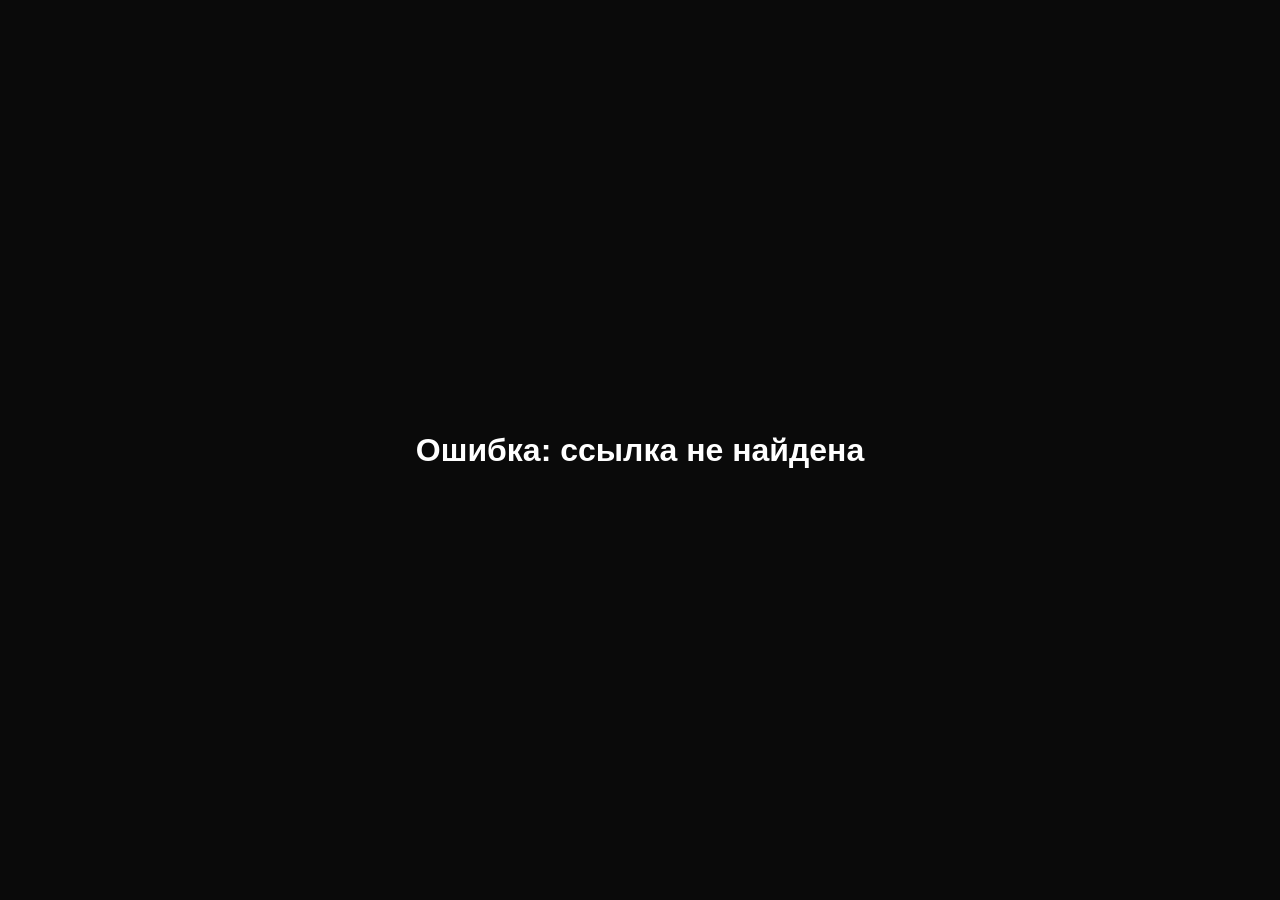
<file: go.html>
<!DOCTYPE html>
<html lang="ru">
<head>
    <meta charset="UTF-8">
    <meta name="viewport" content="width=device-width, initial-scale=1.0">
    <title>Переход на внешний сайт...</title>
    <style>
        body { background: #0a0a0a; color: #fff; font-family: sans-serif; display: flex; align-items: center; justify-content: center; height: 100vh; margin: 0; text-align: center; }
        .loader { border: 3px solid #333; border-top: 3px solid #00ffff; border-radius: 50%; width: 40px; height: 40px; animation: spin 1s linear infinite; margin: 0 auto 20px; }
        @keyframes spin { 0% { transform: rotate(0deg); } 100% { transform: rotate(360deg); } }
        a { color: #00ffff; text-decoration: none; font-size: 14px; opacity: 0.7; }
    </style>
</head>
<body>
    <div>
        <div class="loader"></div>
        <p>Безопасный переход на внешний ресурс...</p>
        <p id="timer">Вы будете перенаправлены через 2 секунды</p>
        <a id="manual-link" href="#">Перейти не дожидаясь</a>
    </div>

    <script>
        // Получаем URL из параметра ?to=
        const urlParams = new URLSearchParams(window.location.search);
        let targetUrl = urlParams.get('to');

        if (targetUrl) {
            // Базовая проверка на протокол
            if (!targetUrl.startsWith('http')) {
                targetUrl = 'https://' + targetUrl;
            }

            const manualLink = document.getElementById('manual-link');
            manualLink.href = targetUrl;

            let seconds = 2;
            const timerElement = document.getElementById('timer');

            const countdown = setInterval(() => {
                seconds--;
                if (seconds <= 0) {
                    clearInterval(countdown);
                    window.location.replace(targetUrl); // Редирект без сохранения истории
                } else {
                    timerElement.innerText = `Вы будете перенаправлены через ${seconds} сек.`;
                }
            }, 1000);
        } else {
            document.body.innerHTML = "<h1>Ошибка: ссылка не найдена</h1>";
        }
    </script>
</body>
</html>
</file>
<file: style.css>
:root {
    --primary-color: #007bff;
    --primary-hover: #0056b3;
    --text-color: #333;
    --bg-white: #ffffff;
    --border-color: #eee;
    --badge-bg: #f0f4f8;
    --badge-text: #555;
}

* { box-sizing: border-box; margin: 0; padding: 0; }
body { font-family: 'Segoe UI', Roboto, Helvetica, Arial, sans-serif; padding-top: 80px; color: var(--text-color); line-height: 1.5; }
.container { max-width: 1200px; margin: 0 auto; padding: 0 20px; }

/* Header Styles */
.header {
    position: fixed;
    top: 0;
    left: 0;
    width: 100%;
    height: 80px;
    background: var(--bg-white);
    border-bottom: 1px solid var(--border-color);
    display: flex;
    align-items: center;
    z-index: 1000;
}

.header__container {
    display: flex;
    align-items: center;
    justify-content: space-between;
    width: 100%;
}

.header__left { display: flex; flex-direction: column; gap: 4px; }

.logo {
    text-decoration: none;
    font-weight: 900;
    font-size: 24px;
    color: #000;
    letter-spacing: -0.5px;
}

.header__trust-badges { display: flex; gap: 8px; }
.badge {
    font-size: 10px;
    background: var(--badge-bg);
    color: var(--badge-text);
    padding: 2px 6px;
    border-radius: 4px;
    white-space: nowrap;
}

/* Navigation */
.nav__list { display: flex; list-style: none; gap: 15px; }
.nav__link {
    text-decoration: none;
    color: var(--text-color);
    font-size: 14px;
    font-weight: 500;
    transition: color 0.3s;
}
.nav__link:hover, .nav__link.active { color: var(--primary-color); border-bottom: 2px solid var(--primary-color); }

/* Buttons & Actions */
.header__actions { display: flex; align-items: center; gap: 15px; }

.btn-download {
    background: var(--primary-color);
    color: #fff;
    text-decoration: none;
    padding: 10px 20px;
    border-radius: 6px;
    font-weight: 600;
    font-size: 14px;
    transition: background 0.3s, transform 0.2s;
    white-space: nowrap;
}
.btn-download:hover { background: var(--primary-hover); transform: translateY(-1px); }

.support-icon { cursor: pointer; color: #888; transition: color 0.3s; }
.support-icon:hover { color: var(--primary-color); }

/* Mobile Menu */
.burger { display: none; background: none; border: none; cursor: pointer; flex-direction: column; gap: 4px; }
.burger span { width: 25px; height: 3px; background: #333; transition: 0.3s; }

@media (max-width: 1024px) {
    .nav {
        position: absolute;
        top: 80px;
        right: -100%;
        width: 250px;
        height: calc(100vh - 80px);
        background: #fff;
        transition: 0.4s;
        box-shadow: -5px 5px 15px rgba(0,0,0,0.1);
    }
    .nav.active { right: 0; }
    .nav__list { flex-direction: column; padding: 20px; }
    .burger { display: flex; }
    .header__trust-badges { display: none; }
}
/* Hero Section */
.hero {
    padding: 60px 0 80px;
    background: linear-gradient(135deg, #f8f9fa 0%, #e9ecef 100%);
    overflow: hidden;
}

.hero__container {
    display: flex;
    align-items: center;
    justify-content: center;
    text-align: center;
}

.hero__content {
    max-width: 800px;
}

.hero__title {
    font-size: 56px;
    font-weight: 900;
    text-transform: uppercase;
    margin-bottom: 20px;
    color: #1a1a1a;
    line-height: 1.1;
}

.hero__subtitle {
    font-size: 20px;
    color: #4a4a4a;
    margin-bottom: 40px;
    line-height: 1.6;
}

.hero__subtitle strong {
    color: var(--primary-color);
}

/* Features */
.hero__features {
    display: grid;
    grid-template-columns: repeat(2, 1fr);
    gap: 20px;
    list-style: none;
    margin-bottom: 45px;
    text-align: left;
}

.feature-item {
    display: flex;
    align-items: flex-start;
    gap: 15px;
    background: #fff;
    padding: 15px;
    border-radius: 12px;
    box-shadow: 0 4px 6px rgba(0,0,0,0.05);
}

.feature-icon {
    color: var(--primary-color);
    background: var(--badge-bg);
    padding: 8px;
    border-radius: 8px;
    display: flex;
}

.feature-text strong {
    display: block;
    font-size: 16px;
    color: #1a1a1a;
}

.feature-text span {
    font-size: 13px;
    color: #666;
}

/* CTA */
.hero__cta {
    margin-bottom: 30px;
}

.btn-main {
    display: inline-block;
    background: var(--primary-color);
    color: #fff;
    text-decoration: none;
    padding: 20px 40px;
    border-radius: 50px;
    font-size: 20px;
    font-weight: 700;
    transition: all 0.3s ease;
    box-shadow: 0 10px 20px rgba(0, 123, 255, 0.3);
    border: none;
    cursor: pointer;
}

.btn-main:hover {
    background: var(--primary-hover);
    transform: translateY(-3px);
    box-shadow: 0 12px 24px rgba(0, 123, 255, 0.4);
}

.hero__cta-note {
    margin-top: 15px;
    font-size: 14px;
    color: #777;
}

.hero__cta-note span {
    margin: 0 5px;
}

/* Social Proof */
.hero__social-proof {
    display: flex;
    justify-content: center;
    gap: 20px;
    flex-wrap: wrap;
}

.proof-badge {
    display: flex;
    align-items: center;
    gap: 8px;
    font-size: 14px;
    font-weight: 600;
    color: #2e7d32;
    background: #e8f5e9;
    padding: 6px 14px;
    border-radius: 20px;
}

/* Mobile Adaptation */
@media (max-width: 768px) {
    .hero__title { font-size: 38px; }
    .hero__subtitle { font-size: 17px; }
    .hero__features { grid-template-columns: 1fr; }
    .btn-main { width: 100%; padding: 18px 20px; font-size: 18px; }
    .hero__social-proof { flex-direction: column; align-items: center; gap: 10px; }
}

/* Rating Section */
.rating { padding: 80px 0; background: #fff; }
.rating__title { font-size: 36px; text-align: center; margin-bottom: 20px; text-transform: uppercase; }
.rating__intro { max-width: 900px; margin: 0 auto 40px; text-align: center; color: #666; line-height: 1.6; }

/* Tabs/Filters */
.rating__tabs { display: flex; justify-content: center; gap: 10px; margin-bottom: 40px; flex-wrap: wrap; }
.tab-btn { padding: 10px 20px; border: 1px solid var(--border-color); background: #f8f9fa; cursor: pointer; border-radius: 30px; transition: 0.3s; font-weight: 600; }
.tab-btn.active, .tab-btn:hover { background: var(--primary-color); color: #fff; border-color: var(--primary-color); }

/* Grid & Cards */
.rating__grid { 
    display: grid; 
    grid-template-columns: repeat(auto-fill, minmax(350px, 1fr)); 
    gap: 30px; 
    align-items: stretch; /* Растягивает все карточки в ряду до высоты самой высокой */
}

.vpn-card { 
    background: #fff; 
    border: 1px solid #eee; 
    border-radius: 16px; 
    padding: 25px; 
    display: flex; 
    flex-direction: column; 
    height: 100%; 
    transition: all 0.3s ease; 
    position: relative;
    box-shadow: 0 4px 12px rgba(0,0,0,0.03);
}

.vpn-card:hover { transform: translateY(-10px); box-shadow: 0 12px 24px rgba(0,0,0,0.1); }
.vpn-card--leader { border: 2px solid var(--primary-color); background: #fdfdfd; }

.vpn-card__badge { 
    position: absolute; top: -12px; left: 20px; 
    background: #ffc107; color: #000; padding: 4px 12px; 
    border-radius: 20px; font-size: 12px; font-weight: 800; 
    z-index: 10;
}

.vpn-card__header { display: flex; align-items: center; gap: 20px; margin-bottom: 20px; }
.vpn-card__logo-wrapper { width: 60px; height: 60px;  border-radius: 12px; overflow: hidden; flex-shrink: 0; }
.vpn-card__logo { width: 100%; height: 100%; object-fit: cover; }

.vpn-card__main {
    display: flex;
    flex-direction: column;
    flex-grow: 1; /* Растягивает контентную часть, выталкивая кнопки вниз */
}

.vpn-card__name { font-size: 22px; margin-bottom: 5px; font-weight: 700; }
.vpn-card__rating { cursor: pointer; display: flex; align-items: center; gap: 8px; }
.stars { color: #ffc107; font-size: 14px; }
.rating-value { font-weight: 700; color: #444; }

.vpn-card__description { 
    font-size: 14px; 
    color: #555; 
    margin-bottom: 20px; 
    line-height: 1.5; 
    min-height: 75px; 
}

/* Обновленные стили для маркированных списков */
.vpn-card__features {
    list-style: none;
    margin-bottom: 25px;
    padding-left: 0;
    flex-grow: 1; /* Позволяет списку занимать всё свободное пространство до футера */
}

.vpn-card__features li {
    font-size: 14px;
    margin-bottom: 10px;
    display: flex;
    align-items: flex-start;
    gap: 12px;
    color: #444;
    line-height: 1.4;
}

.vpn-card__features li::before {
    content: "";
    min-width: 8px;
    height: 8px;
    background-color: var(--primary-color);
    border-radius: 50%;
    margin-top: 6px;
    flex-shrink: 0;
}

.vpn-card__features li i { display: none; }

/* Футер карточки (Кнопки и цена) - Всегда прижат к низу */
.vpn-card__actions { 
    margin-top: auto; /* Прижимает блок к самому низу родителя .vpn-card */
    border-top: 1px solid #eee; 
    display: flex; 
    flex-direction: column; 
    gap: 10px; 
    padding-top: 20px; 
}

.vpn-card__price { text-align: center; font-weight: 800; font-size: 18px; color: #333; margin-bottom: 5px; }

.btn-download-card { 
    display: block;
    background: var(--primary-color); color: #fff; text-align: center; text-decoration: none; 
    padding: 12px; border-radius: 8px; font-weight: 700; transition: 0.3s; 
}
.btn-download-card:hover { transform: scale(1.02); background: var(--primary-hover); }

.btn-download-card--secondary {
    background: transparent !important;
    border: 1px solid #ccc !important;
    color: #777 !important;
    box-shadow: none !important;
}
.btn-download-card--secondary:hover {
    background: #f5f5f5 !important;
    color: #333 !important;
    transform: none !important;
}

.btn-site-link { text-align: center; font-size: 13px; color: #888; text-decoration: none; display: block; }
.btn-site-link:hover { text-decoration: underline; }

/* Mobile */
@media (max-width: 768px) {
    .rating__grid { grid-template-columns: 1fr; }
    .rating__title { font-size: 28px; }
    .vpn-card { height: auto; }
}

/* Comparison Table Section */
.comparison {
    padding: 80px 0;
    background-color: #fcfcfc;
}

.comparison__title {
    text-align: center;
    font-size: 32px;
    margin-bottom: 20px;
    color: #1a1a1a;
}

.comparison__intro {
    text-align: center;
    max-width: 800px;
    margin: 0 auto 40px;
    color: #666;
    line-height: 1.6;
}

/* Table Wrapper for Horizontal Scroll on Mobile */
.comparison__table-wrapper {
    width: 100%;
    overflow-x: auto;
    background: #fff;
    border-radius: 12px;
    box-shadow: 0 4px 20px rgba(0,0,0,0.05);
    border: 1px solid #eee;
}

.comparison__table {
    width: 100%;
    border-collapse: collapse;
    min-width: 900px; /* Гарантирует читаемость на малых экранах через скролл */
    text-align: left;
}

.comparison__table th {
    background-color: #f8f9fa;
    color: #333;
    font-weight: 700;
    padding: 18px 15px;
    border-bottom: 2px solid #eee;
    font-size: 14px;
    text-transform: uppercase;
    letter-spacing: 0.5px;
}

.comparison__table td {
    padding: 15px;
    border-bottom: 1px solid #eee;
    font-size: 14px;
    color: #444;
    vertical-align: middle;
}

.comparison__table tbody tr:hover {
    background-color: #f9fbff;
}

.comparison__table a {
    color: var(--primary-color);
    text-decoration: none;
    transition: color 0.3s;
}

.comparison__table a:hover {
    text-decoration: underline;
}

/* Highlights */
.row-highlight {
    background-color: #f0f7ff;
}

.status-yes {
    color: #2e7d32;
    font-weight: 700;
}

/* Custom Scrollbar for the table wrapper */
.comparison__table-wrapper::-webkit-scrollbar {
    height: 8px;
}
.comparison__table-wrapper::-webkit-scrollbar-track {
    background: #f1f1f1;
}
.comparison__table-wrapper::-webkit-scrollbar-thumb {
    background: #ccc;
    border-radius: 10px;
}
.comparison__table-wrapper::-webkit-scrollbar-thumb:hover {
    background: #bbb;
}

/* Mobile Adaptation */
@media (max-width: 768px) {
    .comparison__title {
        font-size: 24px;
    }
    .comparison__table td, .comparison__table th {
        padding: 12px 10px;
        font-size: 13px;
    }
}
/* Use Cases Section */
.use-cases {
    padding: 80px 0;
    background-color: #fff;
}

.use-cases__title {
    text-align: center;
    margin-bottom: 40px;
}

/* Tabs Navigation */
.use-cases__tabs-nav {
    display: flex;
    justify-content: center;
    gap: 15px;
    margin-bottom: 40px;
    flex-wrap: wrap;
}

.tab-nav-btn {
    display: flex;
    align-items: center;
    gap: 10px;
    padding: 12px 24px;
    background: #f8f9fa;
    border: 1px solid #eee;
    border-radius: 50px;
    cursor: pointer;
    font-weight: 600;
    transition: all 0.3s ease;
    color: #555;
}

.tab-nav-btn svg {
    stroke: #888;
    transition: all 0.3s ease;
}

.tab-nav-btn.active {
    background: var(--primary-color);
    color: #fff;
    border-color: var(--primary-color);
    box-shadow: 0 4px 15px rgba(0, 123, 255, 0.3);
}

.tab-nav-btn.active svg {
    stroke: #fff;
}

/* Tab Content */
.use-cases__tabs-content {
    background: #fdfdfd;
    border: 1px solid #eee;
    border-radius: 20px;
    padding: 40px;
    min-height: 400px;
}

.tab-panel {
    display: none;
    animation: fadeIn 0.4s ease forwards;
}

.tab-panel.active {
    display: block;
}

@keyframes fadeIn {
    from { opacity: 0; transform: translateY(10px); }
    to { opacity: 1; transform: translateY(0); }
}

.tab-panel__grid {
    display: grid;
    grid-template-columns: 1fr 300px;
    gap: 40px;
    align-items: center;
}

.tab-panel__text h3 {
    font-size: 24px;
    margin-bottom: 20px;
    color: #1a1a1a;
}

.tab-panel__text p {
    margin-bottom: 15px;
    line-height: 1.7;
    color: #4a4a4a;
}

.btn-tab {
    display: inline-block;
    margin-top: 20px;
    padding: 12px 30px;
    background: #1a1a1a;
    color: #fff;
    text-decoration: none;
    border-radius: 8px;
    font-weight: 600;
    transition: 0.3s;
}

.btn-tab:hover {
    background: var(--primary-color);
}

.tab-panel__image {
    position: relative;
    text-align: center;
    background: #f0f7ff;
    padding: 40px;
    border-radius: 20px;
}

.game-badge {
    position: absolute;
    bottom: 20px;
    left: 50%;
    transform: translateX(-50%);
    background: #fff;
    padding: 5px 15px;
    border-radius: 20px;
    font-size: 12px;
    font-weight: 700;
    box-shadow: 0 4px 10px rgba(0,0,0,0.1);
    white-space: nowrap;
    color: var(--primary-color);
}

/* Mobile */
@media (max-width: 992px) {
    .tab-panel__grid {
        grid-template-columns: 1fr;
    }
    .tab-panel__image {
        order: -1;
    }
}

@media (max-width: 576px) {
    .use-cases__tabs-content {
        padding: 25px;
    }
    .tab-nav-btn {
        width: 100%;
        justify-content: center;
    }
}
/* Compatibility Section */
.compatibility {
    padding: 80px 0;
    background-color: #f4f7f9;
}

.compatibility__title {
    text-align: center;
    margin-bottom: 25px;
}

.compatibility__intro {
    text-align: center;
    max-width: 900px;
    margin: 0 auto 50px;
    line-height: 1.6;
    color: #555;
}

/* Cards Grid */
.compatibility__grid {
    display: grid;
    grid-template-columns: repeat(auto-fit, minmax(300px, 1fr));
    gap: 25px;
    margin-bottom: 60px;
}

.comp-card {
    background: #fff;
    padding: 30px;
    border-radius: 15px;
    border: 1px solid #e1e8ed;
    transition: transform 0.3s ease;
}

.comp-card:hover {
    transform: translateY(-5px);
    border-color: var(--primary-color);
}

.comp-card__icon {
    font-size: 40px;
    margin-bottom: 15px;
}

.comp-card h3 {
    font-size: 20px;
    margin-bottom: 15px;
    color: #1a1a1a;
}

.comp-card p {
    font-size: 14px;
    color: #666;
    line-height: 1.5;
}

/* Table Styles */
.compatibility__table-container {
    background: #fff;
    padding: 30px;
    border-radius: 20px;
    box-shadow: 0 10px 30px rgba(0,0,0,0.05);
}

.table-caption {
    text-align: center;
    margin-bottom: 25px;
    font-size: 22px;
}

.table-responsive {
    overflow-x: auto;
}

.comp-table {
    width: 100%;
    border-collapse: collapse;
    min-width: 600px;
}

.comp-table th, .comp-table td {
    padding: 15px;
    text-align: center;
    border-bottom: 1px solid #eee;
}

.comp-table th {
    background: #f8f9fa;
    font-weight: 700;
    color: #333;
}

.comp-table td:first-child {
    text-align: left;
    font-weight: 600;
}

/* Mobile */
@media (max-width: 768px) {
    .compatibility__grid {
        grid-template-columns: 1fr;
    }
}
/* Open Source & DPI Section */
.open-source {
    padding: 80px 0;
    background-color: #1a1a1b; /* Темный техно-стиль */
    color: #e0e0e0;
}

.open-source__title {
    text-align: center;
    color: #fff;
    margin-bottom: 20px;
}

.open-source__intro {
    text-align: center;
    max-width: 850px;
    margin: 0 auto 50px;
    line-height: 1.7;
    color: #a0a0a0;
}

.open-source__grid {
    display: grid;
    grid-template-columns: repeat(auto-fit, minmax(320px, 1fr));
    gap: 30px;
}

.os-card {
    background: #272729;
    padding: 35px;
    border-radius: 12px;
    border: 1px solid #3e3e42;
    display: flex;
    flex-direction: column;
    transition: border-color 0.3s ease;
}

.os-card:hover {
    border-color: #58a6ff;
}

.os-card__header {
    display: flex;
    align-items: center;
    gap: 15px;
    margin-bottom: 20px;
}

.os-card__icon {
    font-size: 28px;
}

.os-card h3 {
    font-size: 22px;
    color: #fff;
    margin: 0;
}

.os-card__text {
    font-size: 14px;
    line-height: 1.6;
    margin-bottom: 20px;
    color: #b0b0b0;
}

.os-card__list {
    list-style: none;
    padding: 0;
    margin-bottom: 30px;
    flex-grow: 1;
}

.os-card__list li {
    font-size: 13px;
    margin-bottom: 8px;
    padding-left: 20px;
    position: relative;
    color: #888;
}

.os-card__list li::before {
    content: "▹";
    position: absolute;
    left: 0;
    color: #58a6ff;
}

.os-card__link {
    color: #58a6ff;
    text-decoration: none;
    font-weight: 600;
    font-size: 14px;
    border-bottom: 1px dashed #58a6ff;
    align-self: flex-start;
    padding-bottom: 2px;
    transition: all 0.3s;
}

.os-card__link:hover {
    color: #79c0ff;
    border-bottom-style: solid;
}

/* Адаптивность */
@media (max-width: 768px) {
    .open-source__grid {
        grid-template-columns: 1fr;
    }
}

/* How-to Guide Section */
.how-to {
    padding: 80px 0;
    background-color: #fff;
}

.how-to__title {
    text-align: center;
    margin-bottom: 20px;
}

.how-to__intro {
    text-align: center;
    max-width: 800px;
    margin: 0 auto 50px;
    color: #666;
    line-height: 1.6;
}

/* Timeline Steps */
.how-to__steps {
    position: relative;
    max-width: 900px;
    margin: 0 auto;
    padding-left: 50px;
}

/* Линия таймлайна */
.how-to__steps::before {
    content: "";
    position: absolute;
    left: 19px;
    top: 0;
    bottom: 0;
    width: 2px;
    background: #eef2f6;
}

.step-item {
    position: relative;
    margin-bottom: 40px;
    background: #fff;
    padding: 30px;
    border-radius: 15px;
    border: 1px solid #f0f0f0;
    transition: all 0.3s ease;
}

.step-item:hover {
    box-shadow: 0 10px 30px rgba(0,0,0,0.05);
    border-color: var(--primary-color);
}

.step-item__number {
    position: absolute;
    left: -65px;
    top: 25px;
    width: 40px;
    height: 40px;
    background: var(--primary-color);
    color: #fff;
    border-radius: 50%;
    display: flex;
    align-items: center;
    justify-content: center;
    font-weight: 800;
    font-size: 16px;
    z-index: 2;
    box-shadow: 0 0 0 8px #fff;
}

.step-item__content h3 {
    font-size: 20px;
    margin-bottom: 15px;
    color: #1a1a1a;
}

.step-item__content p {
    font-size: 15px;
    color: #555;
    line-height: 1.7;
    margin: 0;
}

/* Адаптивность */
@media (max-width: 768px) {
    .how-to__steps {
        padding-left: 0;
    }
    .how-to__steps::before {
        display: none;
    }
    .step-item {
        padding: 25px;
    }
    .step-item__number {
        position: static;
        margin-bottom: 15px;
        box-shadow: none;
    }
}
/* FAQ Section */
.faq {
    padding: 80px 0;
    background-color: #f9f9f9;
}

.faq__title {
    text-align: center;
    margin-bottom: 40px;
}

.faq__wrapper {
    max-width: 800px;
    margin: 0 auto;
}

.faq__item {
    background: #fff;
    margin-bottom: 10px;
    border-radius: 8px;
    border: 1px solid #eee;
    overflow: hidden;
}

.faq__question {
    width: 100%;
    padding: 20px 25px;
    display: flex;
    justify-content: space-between;
    align-items: center;
    background: none;
    border: none;
    outline: none;
    cursor: pointer;
    text-align: left;
    font-size: 18px;
    font-weight: 700;
    color: #333;
    transition: background 0.3s;
}

.faq__question:hover {
    background-color: #fcfcfc;
}

.faq__icon {
    width: 20px;
    height: 20px;
    position: relative;
    transition: transform 0.3s;
}

.faq__icon::before, .faq__icon::after {
    content: "";
    position: absolute;
    background-color: var(--primary-color);
    transition: all 0.3s;
}

/* Горизонтальная палочка плюс */
.faq__icon::before {
    width: 100%;
    height: 2px;
    top: 50%;
    left: 0;
    transform: translateY(-50%);
}

/* Вертикальная палочка плюс */
.faq__icon::after {
    width: 2px;
    height: 100%;
    left: 50%;
    top: 0;
    transform: translateX(-50%);
}

/* Состояние при открытии */
.faq__item.active .faq__icon {
    transform: rotate(45deg); /* Превращаем плюс в крестик */
}

.faq__answer {
    max-height: 0;
    overflow: hidden;
    padding: 0 25px;
    transition: all 0.4s ease-out;
    color: #666;
    line-height: 1.6;
}

.faq__item.active .faq__answer {
    max-height: 500px; /* Достаточное значение для раскрытия */
    padding-bottom: 20px;
}

.faq__answer ul, .faq__answer ol {
    margin-top: 15px;
    padding-left: 20px;
}

.faq__answer li {
    margin-bottom: 10px;
}

/* Mobile */
@media (max-width: 600px) {
    .faq__question {
        font-size: 16px;
        padding: 15px 20px;
    }
}

/* Trust & Safety Section */
.trust-safety {
    padding: 80px 0;
    background-color: #ffffff;
    border-top: 1px solid #f0f0f0;
}

.trust-safety__title {
    text-align: center;
    margin-bottom: 20px;
    color: #1a1a1a;
}

.trust-safety__intro {
    text-align: center;
    max-width: 850px;
    margin: 0 auto 50px;
    color: #666;
    line-height: 1.6;
}

.trust-grid {
    display: grid;
    grid-template-columns: repeat(auto-fit, minmax(300px, 1fr));
    gap: 30px;
    margin-bottom: 60px;
}

.trust-card {
    background: #fcfdfe;
    padding: 40px 30px;
    border-radius: 20px;
    border: 1px solid #eef2f6;
    position: relative;
    text-align: center;
}

.trust-card__badge {
    position: absolute;
    top: 15px;
    right: 15px;
    background: #e8f5e9;
    color: #2e7d32;
    font-size: 10px;
    font-weight: 800;
    padding: 4px 10px;
    border-radius: 10px;
    text-transform: uppercase;
}

.trust-card__icon {
    font-size: 48px;
    margin-bottom: 20px;
}

.trust-card h3 {
    font-size: 20px;
    margin-bottom: 15px;
    color: #333;
}

.trust-card p {
    font-size: 14px;
    color: #555;
    line-height: 1.6;
}

.trust-card strong {
    color: #2e7d32;
}

/* Reviews Block */
.trust-reviews {
    background: #f8f9fa;
    padding: 40px;
    border-radius: 20px;
    text-align: center;
}

.trust-reviews__header h3 {
    margin-bottom: 10px;
}

.review-item {
    max-width: 700px;
    margin: 30px auto 0;
}

.review-text {
    font-style: italic;
    font-size: 16px;
    color: #444;
    margin-bottom: 15px;
}

.review-author {
    font-weight: 700;
    font-size: 14px;
    color: #888;
}

/* Antivirus Logos */
.antivirus-logos {
    margin-top: 40px;
    display: flex;
    justify-content: center;
    align-items: center;
    gap: 30px;
    flex-wrap: wrap;
}

.antivirus-logos span {
    font-size: 12px;
    font-weight: 700;
    color: #ccc;
    text-transform: uppercase;
}

/* Mobile */
@media (max-width: 768px) {
    .trust-grid {
        grid-template-columns: 1fr;
    }
}

/* User Reviews Section */
.user-reviews {
    padding: 80px 0;
    background-color: #f4f7f9;
}

.user-reviews__title {
    text-align: center;
    margin-bottom: 20px;
}

.user-reviews__intro {
    text-align: center;
    max-width: 850px;
    margin: 0 auto 50px;
    line-height: 1.6;
    color: #555;
}

/* Scrollable Container */
.reviews-container {
    display: flex;
    gap: 25px;
    overflow-x: auto;
    padding: 20px 5px 40px;
    scrollbar-width: thin;
    scrollbar-color: var(--primary-color) #eee;
}

.reviews-container::-webkit-scrollbar {
    height: 6px;
}

.reviews-container::-webkit-scrollbar-thumb {
    background-color: var(--primary-color);
    border-radius: 10px;
}

/* Review Card */
.review-card {
    flex: 0 0 350px; /* Фиксированная ширина карточки */
    background: #fff;
    padding: 30px;
    border-radius: 20px;
    box-shadow: 0 4px 15px rgba(0,0,0,0.05);
    display: flex;
    flex-direction: column;
    justify-content: space-between;
    border: 1px solid #f0f0f0;
}

.review-card__user {
    display: flex;
    align-items: center;
    gap: 15px;
    margin-bottom: 20px;
}

.user-avatar {
    width: 50px;
    height: 50px;
    background: #e3f2fd;
    color: var(--primary-color);
    border-radius: 50%;
    display: flex;
    align-items: center;
    justify-content: center;
    font-weight: 800;
    font-size: 14px;
}

.user-avatar--alt { background: #f1f8e9; color: #388e3c; }
.user-avatar--dark { background: #efebe9; color: #5d4037; }

.user-info {
    display: flex;
    flex-direction: column;
}

.user-name {
    font-weight: 700;
    color: #1a1a1a;
}

.user-city {
    font-size: 12px;
    color: #888;
}

.review-card__content p {
    font-size: 14px;
    line-height: 1.6;
    color: #444;
    font-style: italic;
}

.review-card__rating {
    margin-top: 20px;
    font-size: 14px;
    letter-spacing: 2px;
}

/* Mobile Adaptation */
@media (max-width: 768px) {
    .review-card {
        flex: 0 0 85%; /* На мобилках карточка почти на весь экран */
    }
}

/* Footer Styles */
.footer {
    background-color: #1a1a1a;
    color: #999;
    padding: 60px 0 30px;
    font-size: 14px;
}

.footer__top {
    display: grid;
    grid-template-columns: repeat(auto-fit, minmax(200px, 1fr));
    gap: 40px;
    margin-bottom: 40px;
}

.footer__caption {
    color: #fff;
    font-size: 16px;
    margin-bottom: 20px;
    font-weight: 700;
}

.footer__links {
    list-style: none;
    padding: 0;
}

.footer__links li {
    margin-bottom: 10px;
}

.footer__links a {
    color: #999;
    text-decoration: none;
    transition: color 0.3s;
}

.footer__links a:hover {
    color: var(--primary-color);
}

.footer__socials {
    display: flex;
    gap: 12px;
    margin-top: 15px;
}

.social-icon {
    width: 36px;
    height: 36px;
    background: #333;
    color: #fff;
    display: flex;
    align-items: center;
    justify-content: center;
    border-radius: 50%;
    text-decoration: none;
    font-size: 11px;
    font-weight: 700;
    transition: background 0.3s;
}

.social-icon:hover {
    background: var(--primary-color);
}

/* SEO Tags Cloud */
.footer__seo-tags {
    border-top: 1px solid #333;
    border-bottom: 1px solid #333;
    padding: 20px 0;
    margin-bottom: 30px;
    display: flex;
    flex-wrap: wrap;
    gap: 15px;
    justify-content: center;
}

.tag {
    font-size: 12px;
    color: #444; /* Малозаметный цвет для SEO-облака */
    cursor: default;
}

/* Bottom Part */
.footer__bottom {
    text-align: center;
}

.footer__copyright {
    color: #666;
    margin-bottom: 15px;
}

.footer__disclaimer {
    font-size: 12px;
    line-height: 1.5;
    max-width: 800px;
    margin: 0 auto;
    color: #555;
}

/* Mobile Adaptation */
@media (max-width: 768px) {
    .footer__top {
        grid-template-columns: 1fr;
        text-align: center;
    }
    
    .footer__socials {
        justify-content: center;
    }
    
    .footer__seo-tags {
        display: none; /* Скрываем облако тегов на мобилках для чистоты интерфейса */
    }
}
</file>
